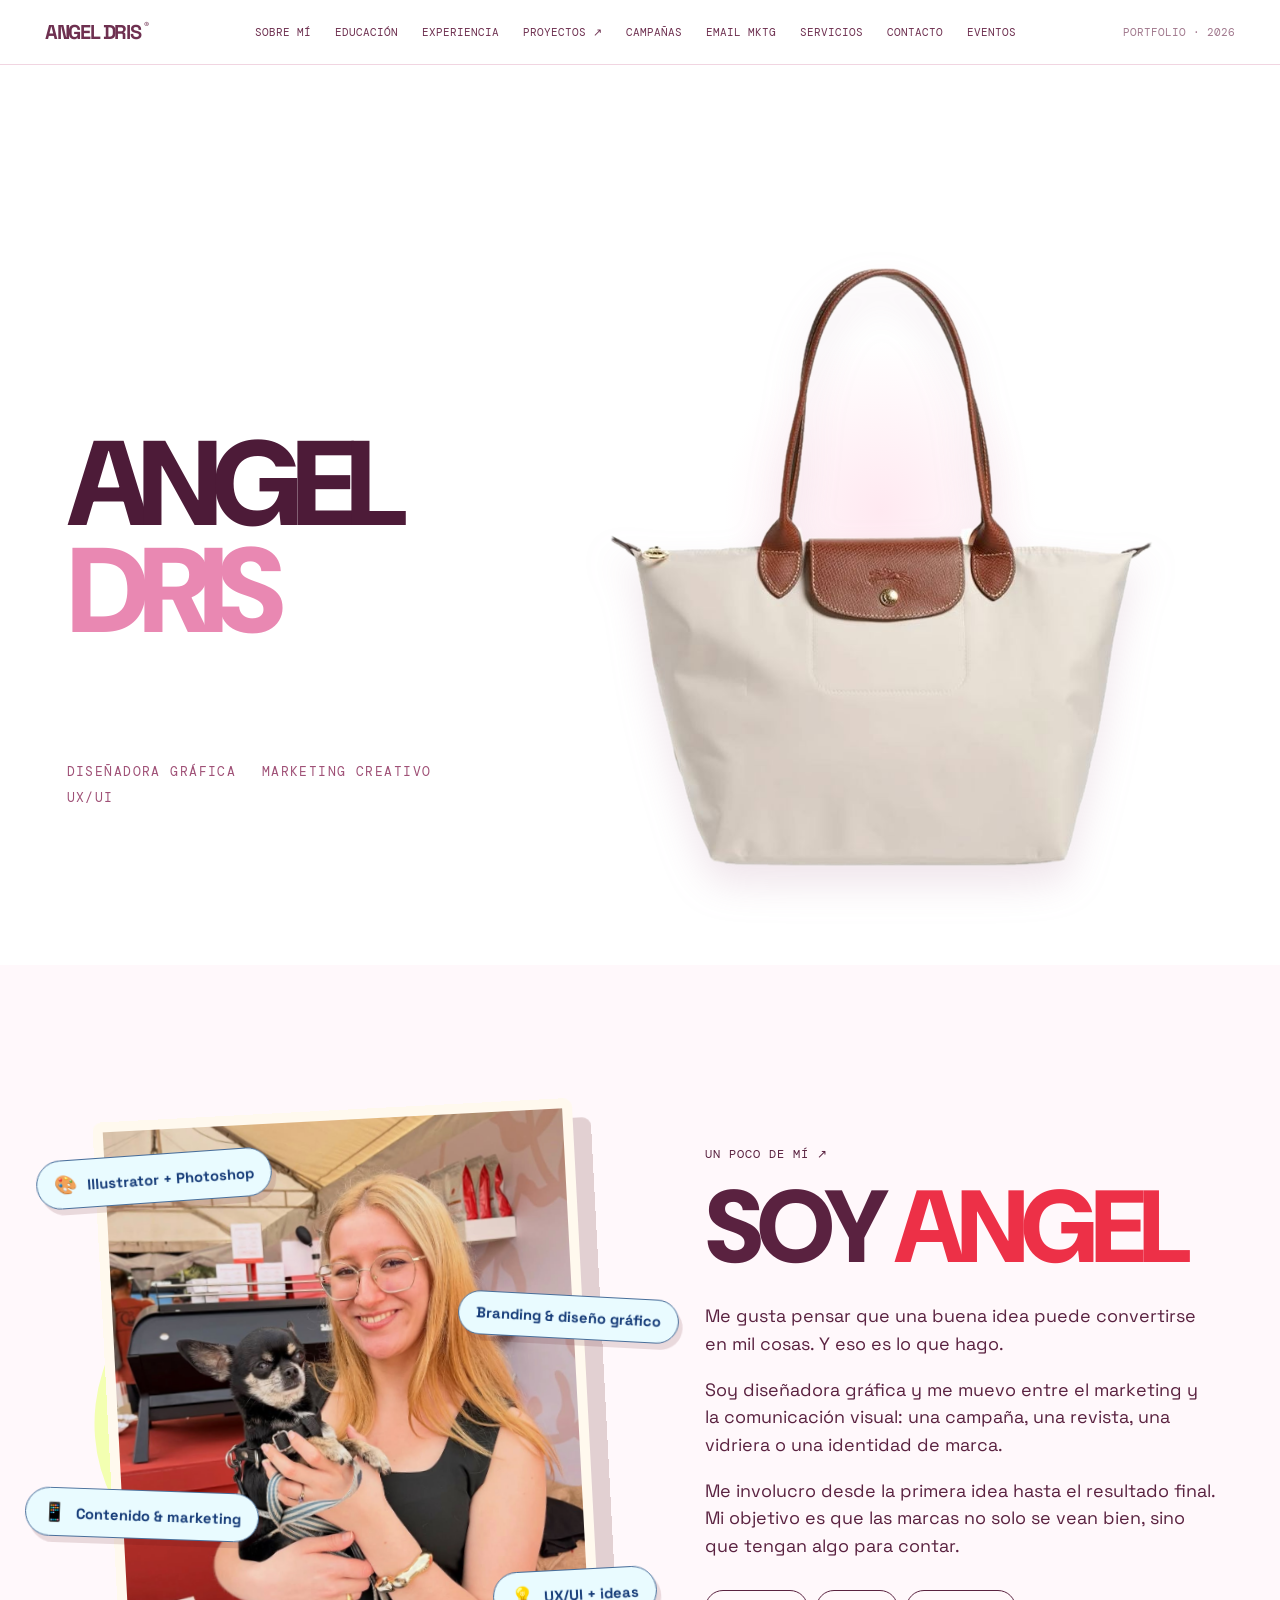
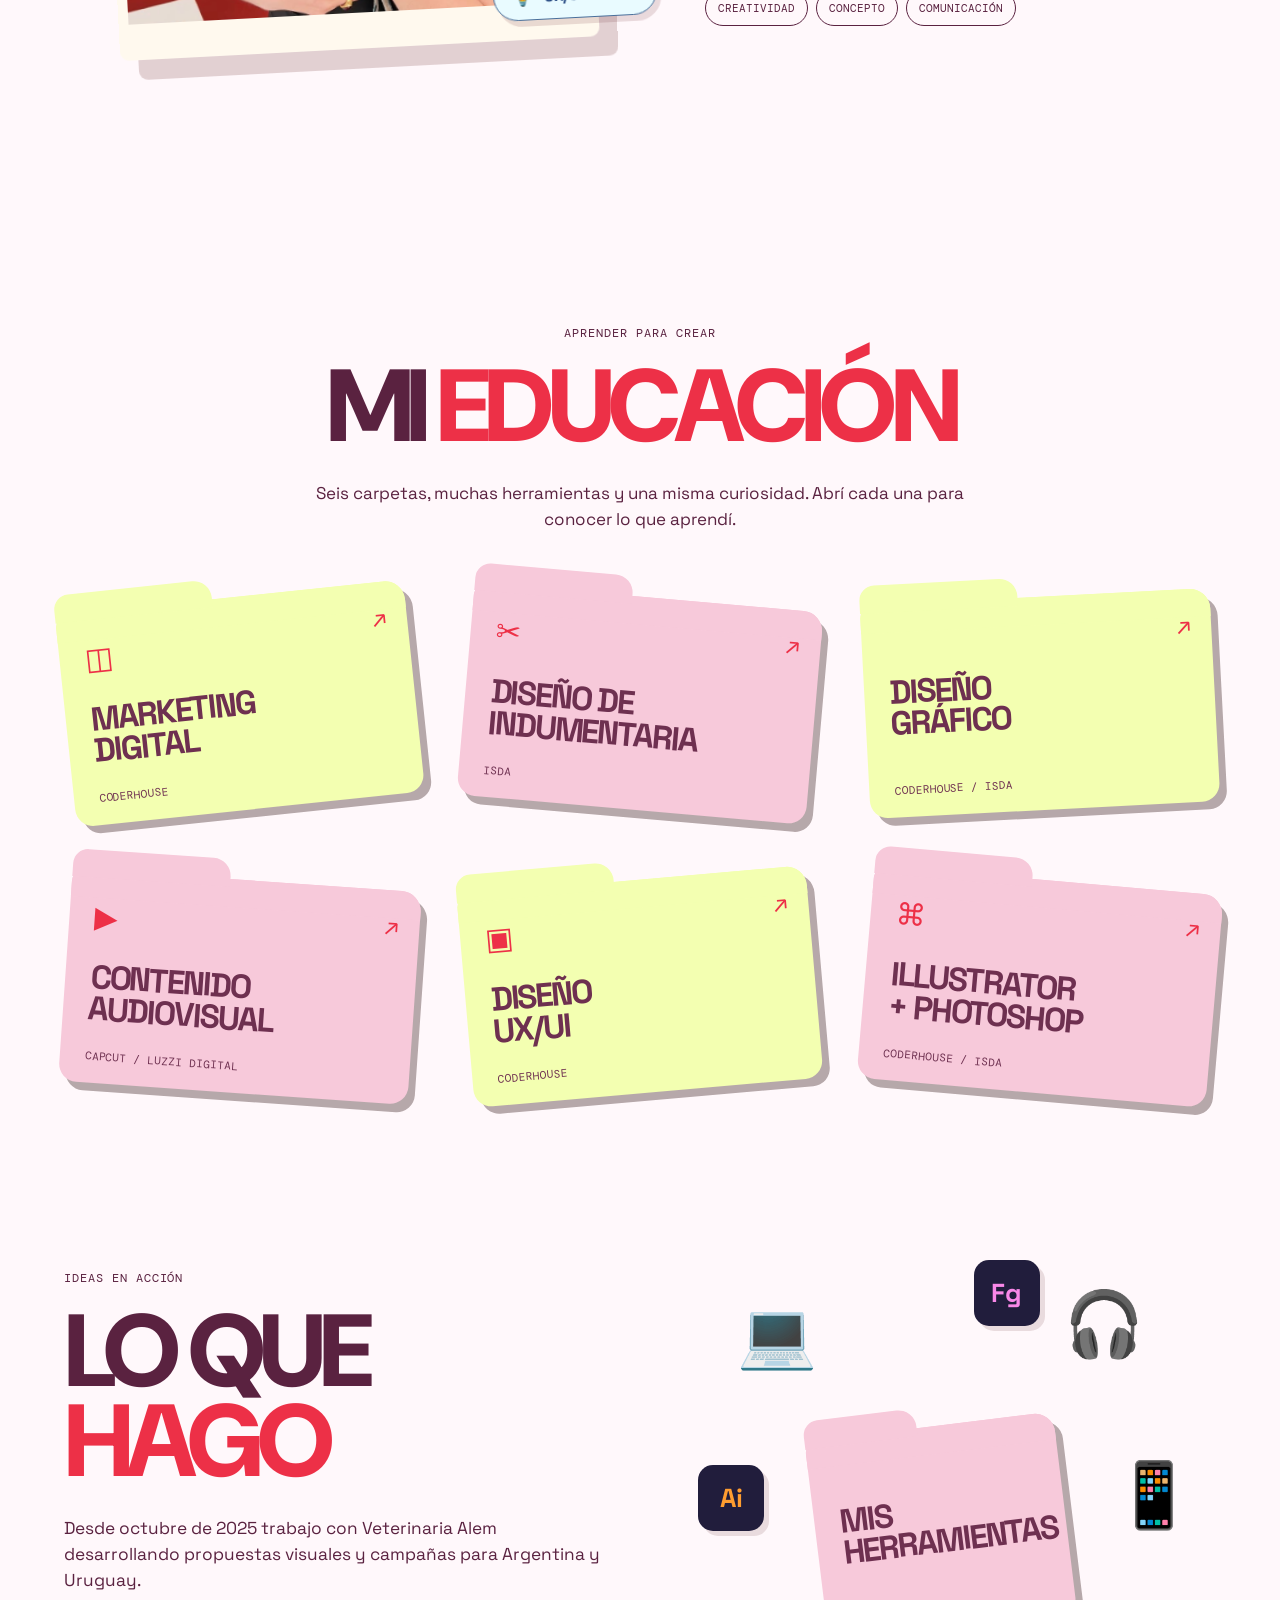
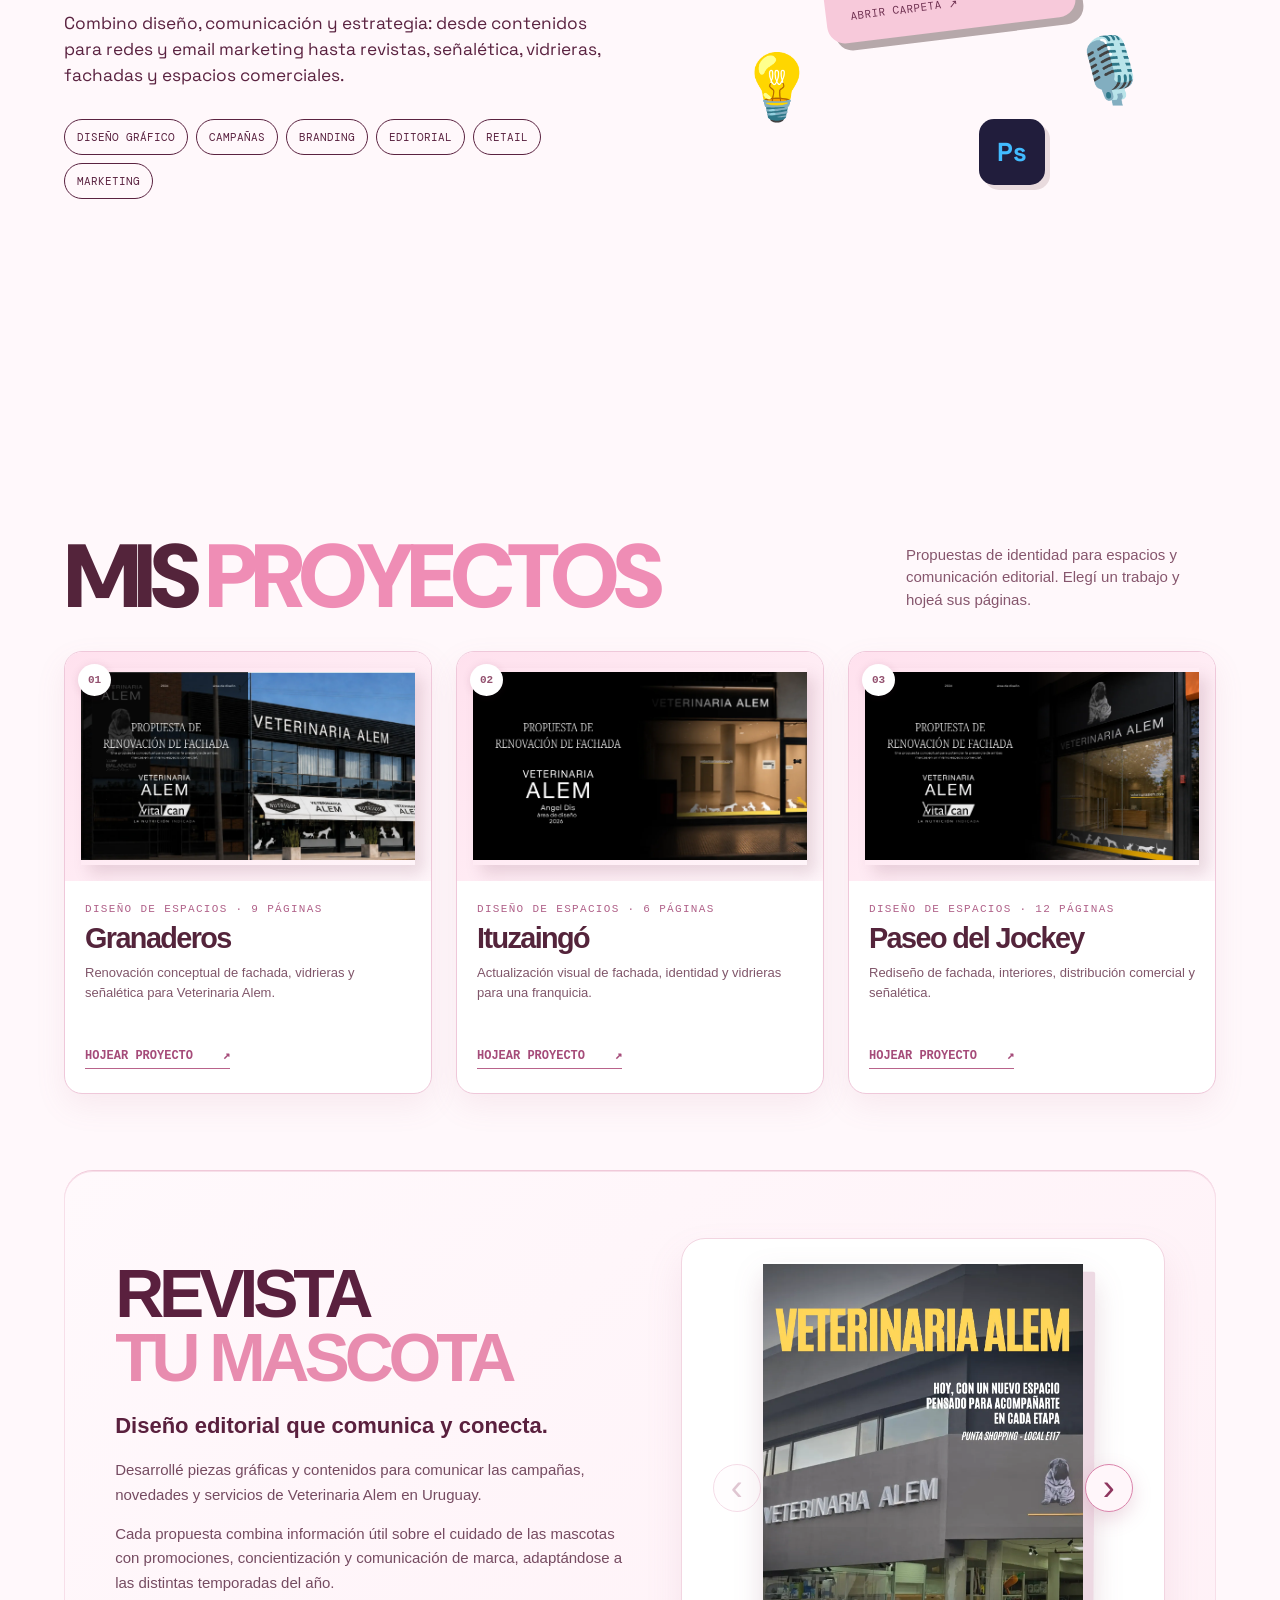
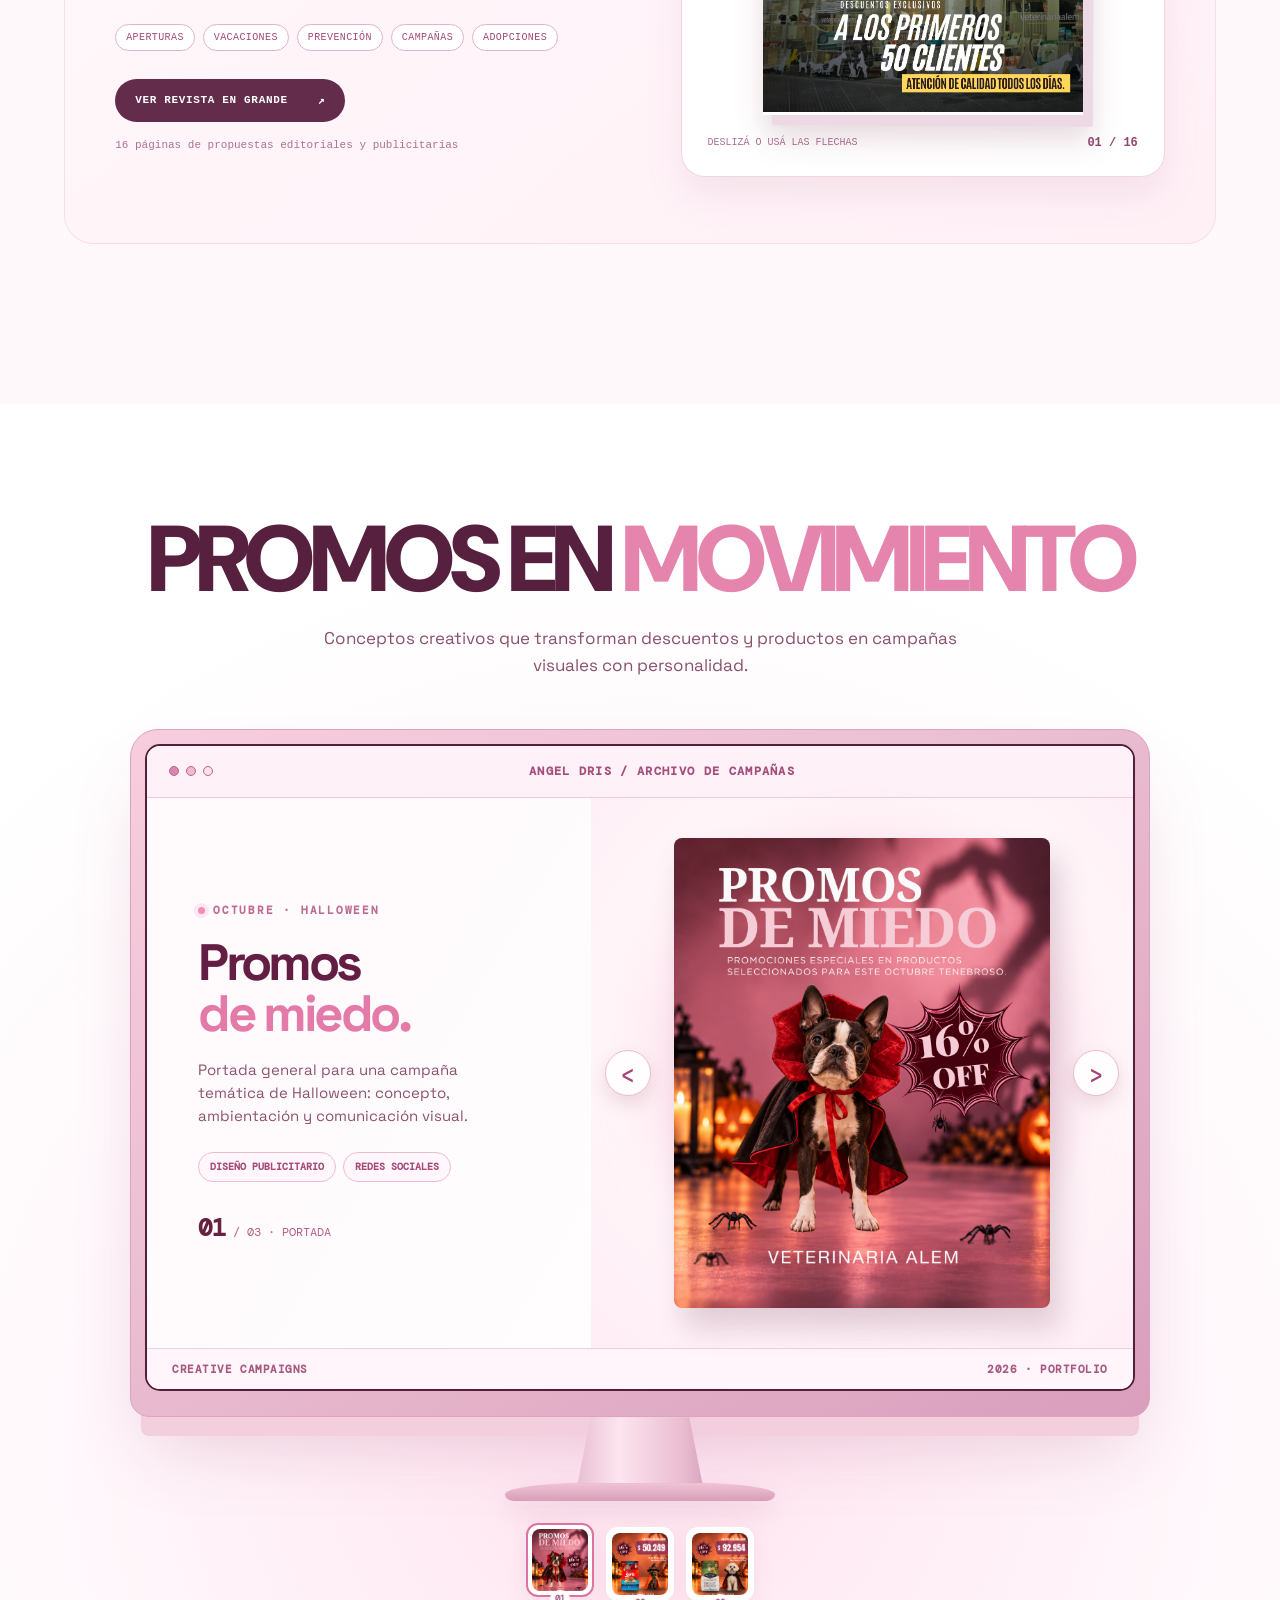
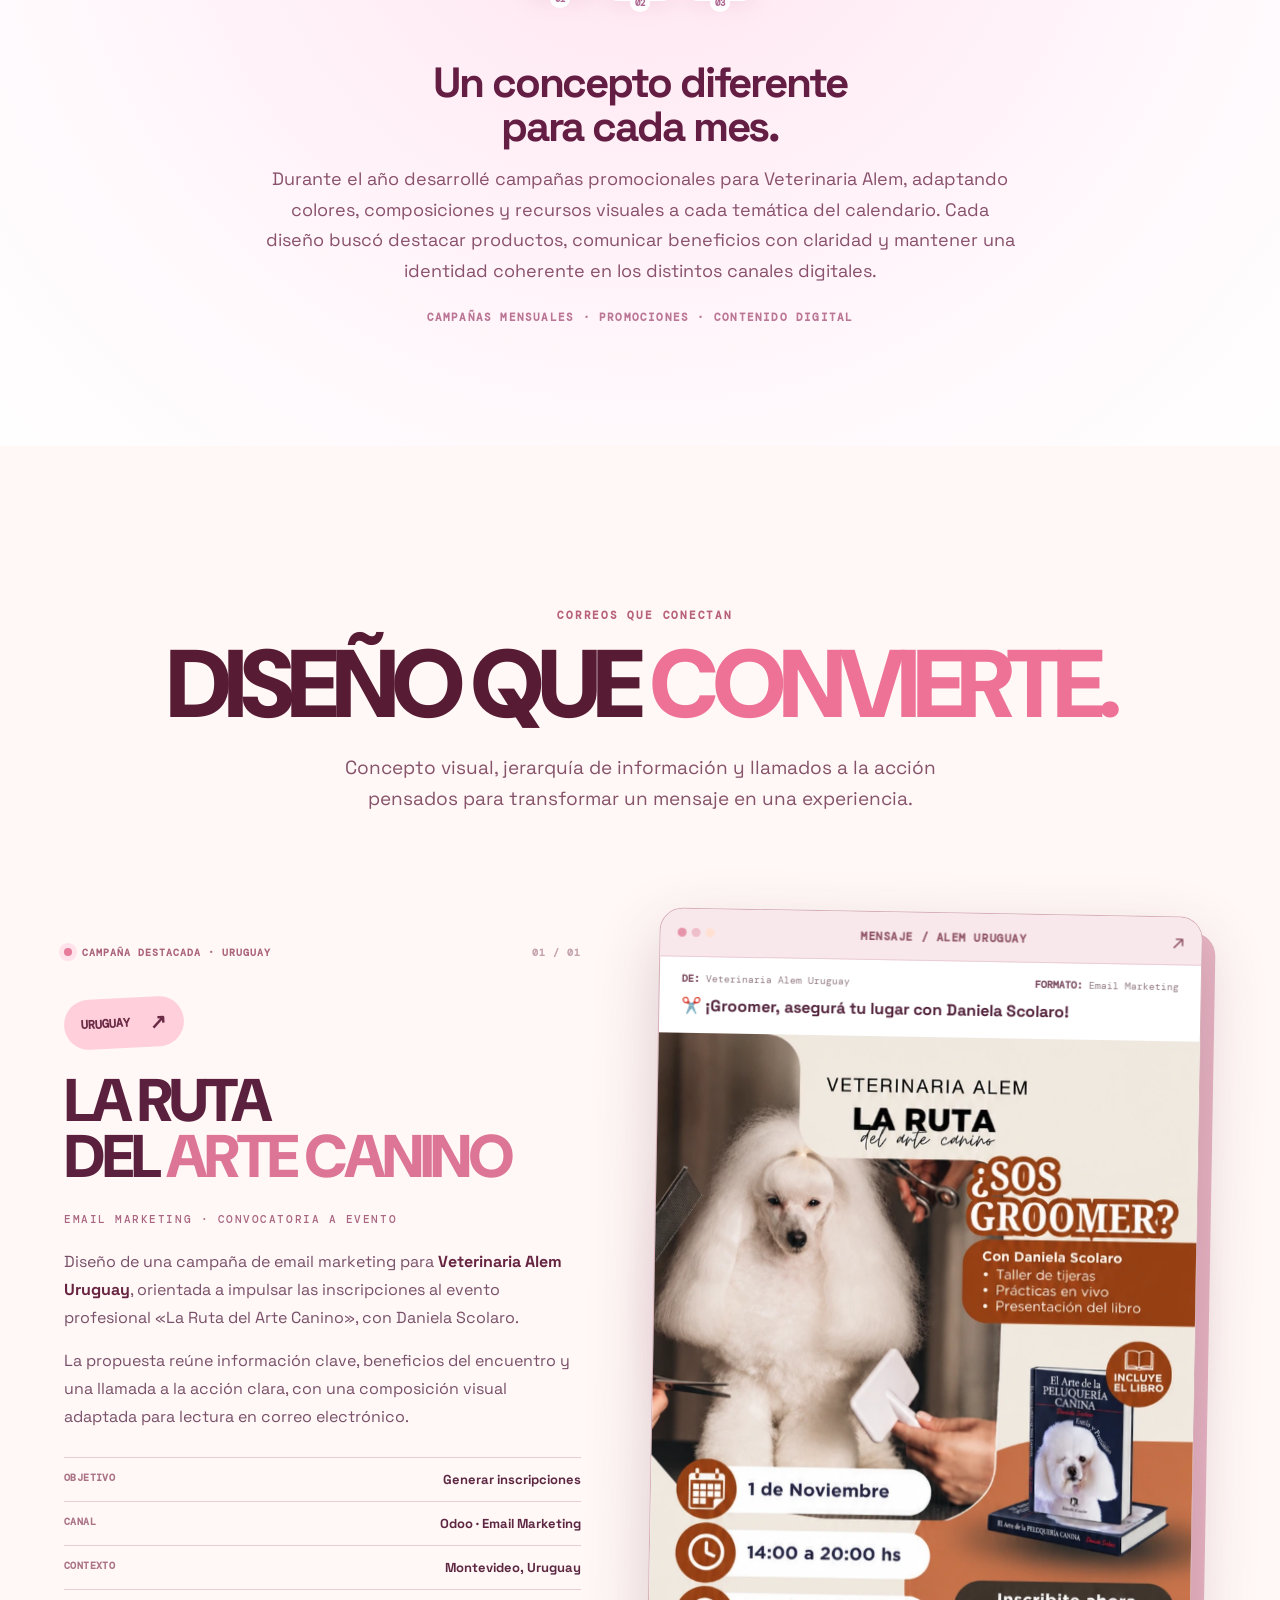
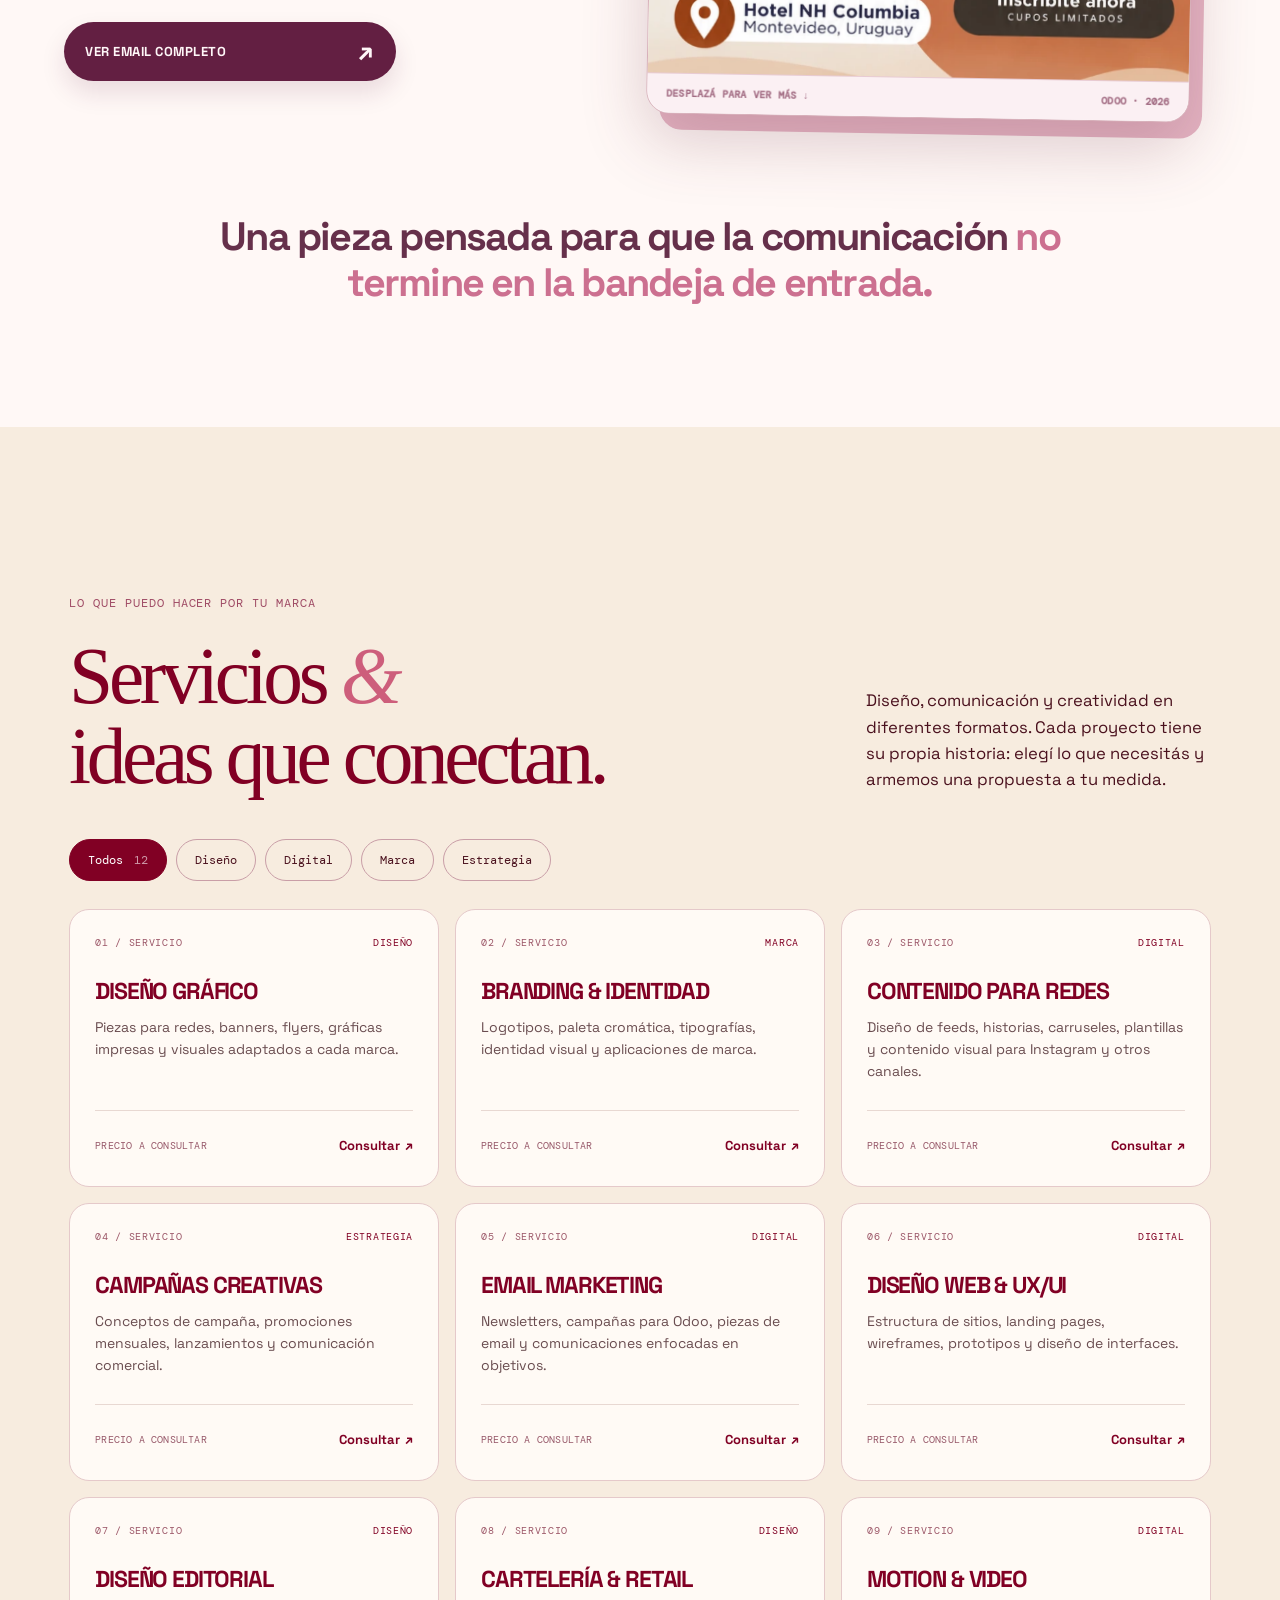
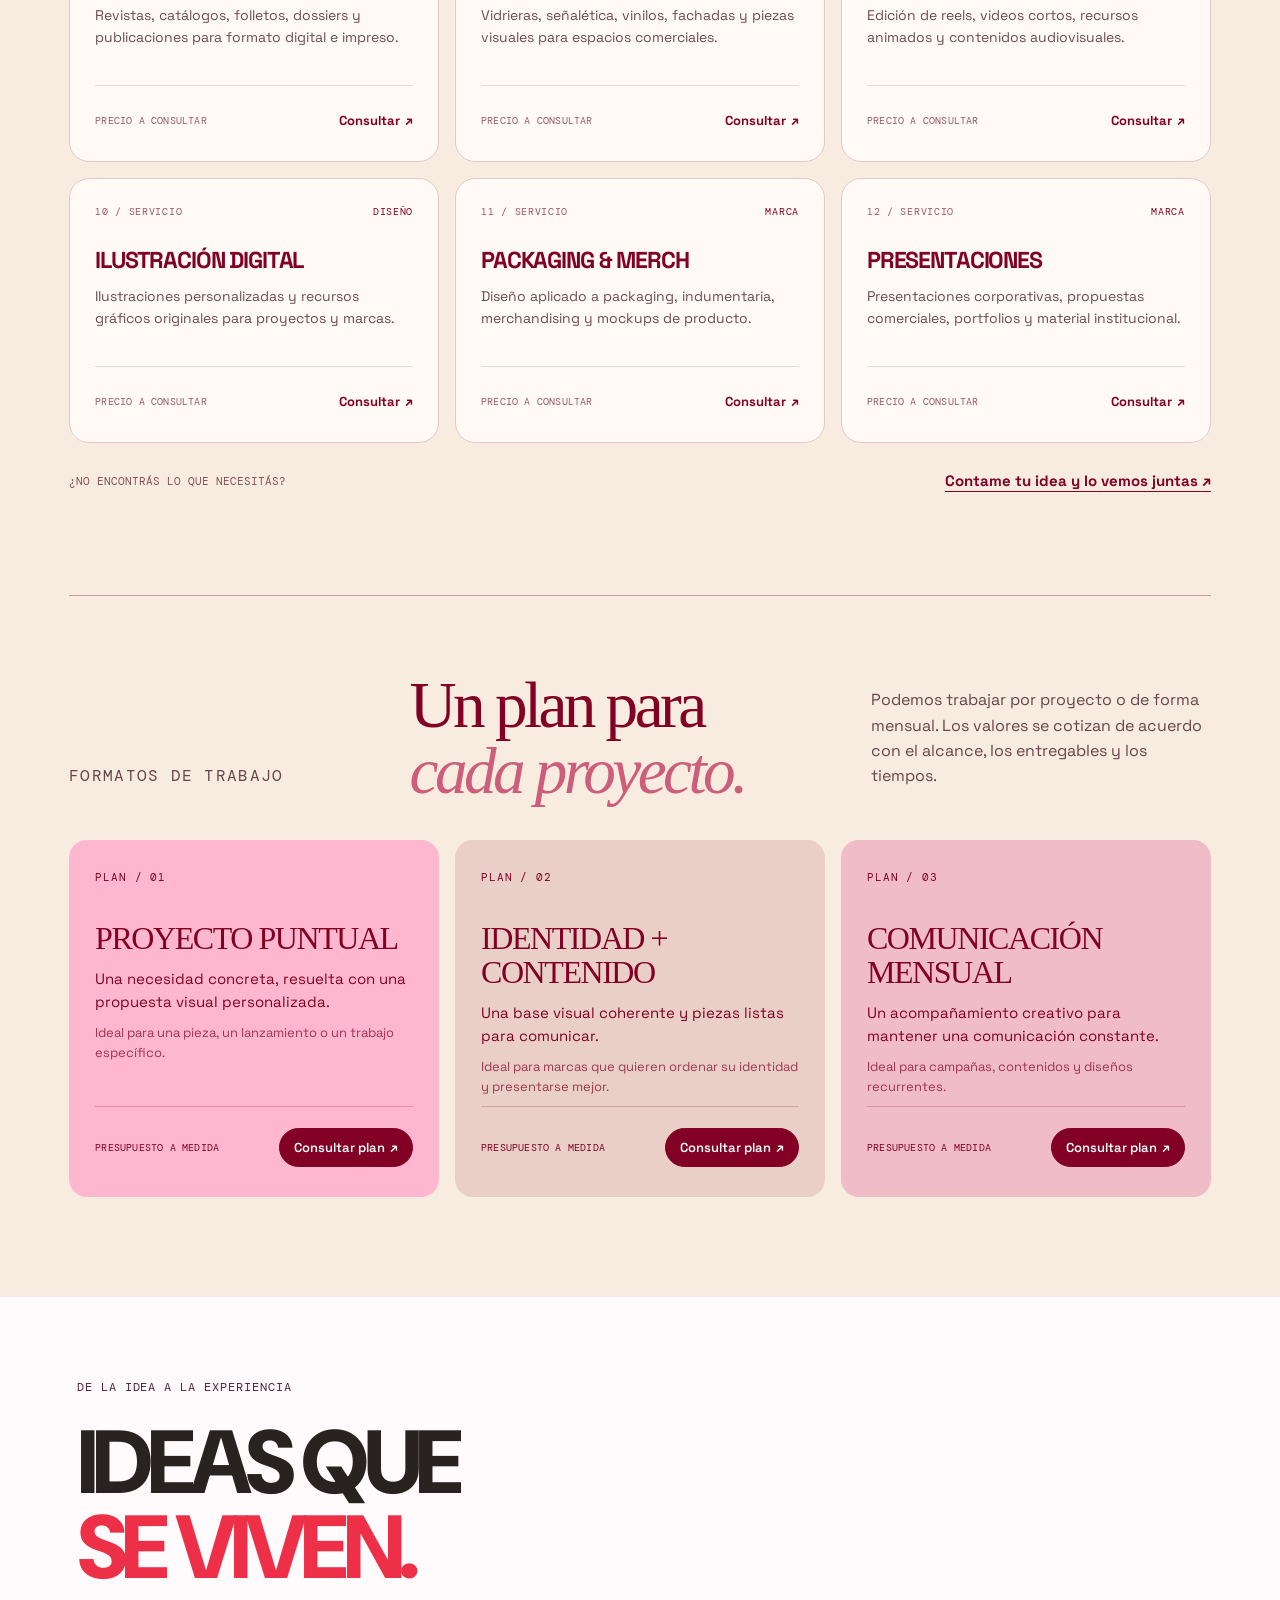
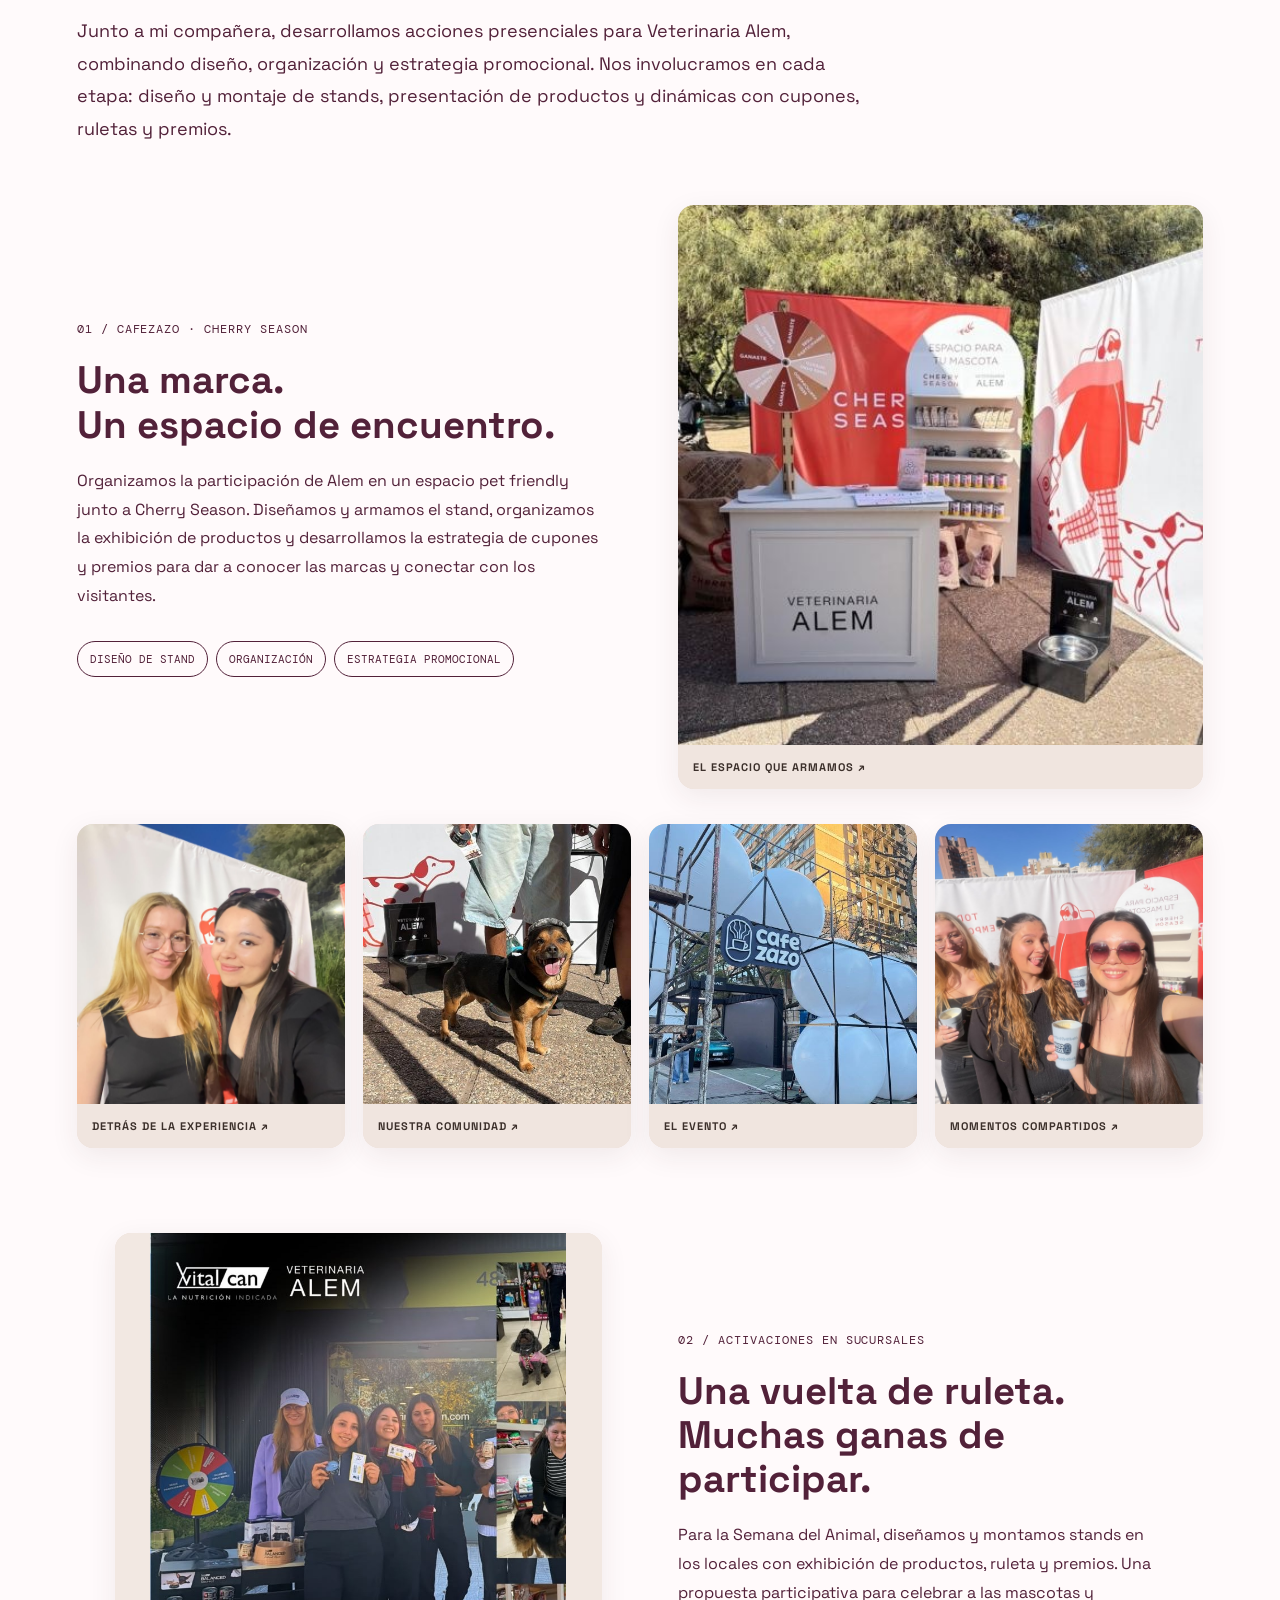
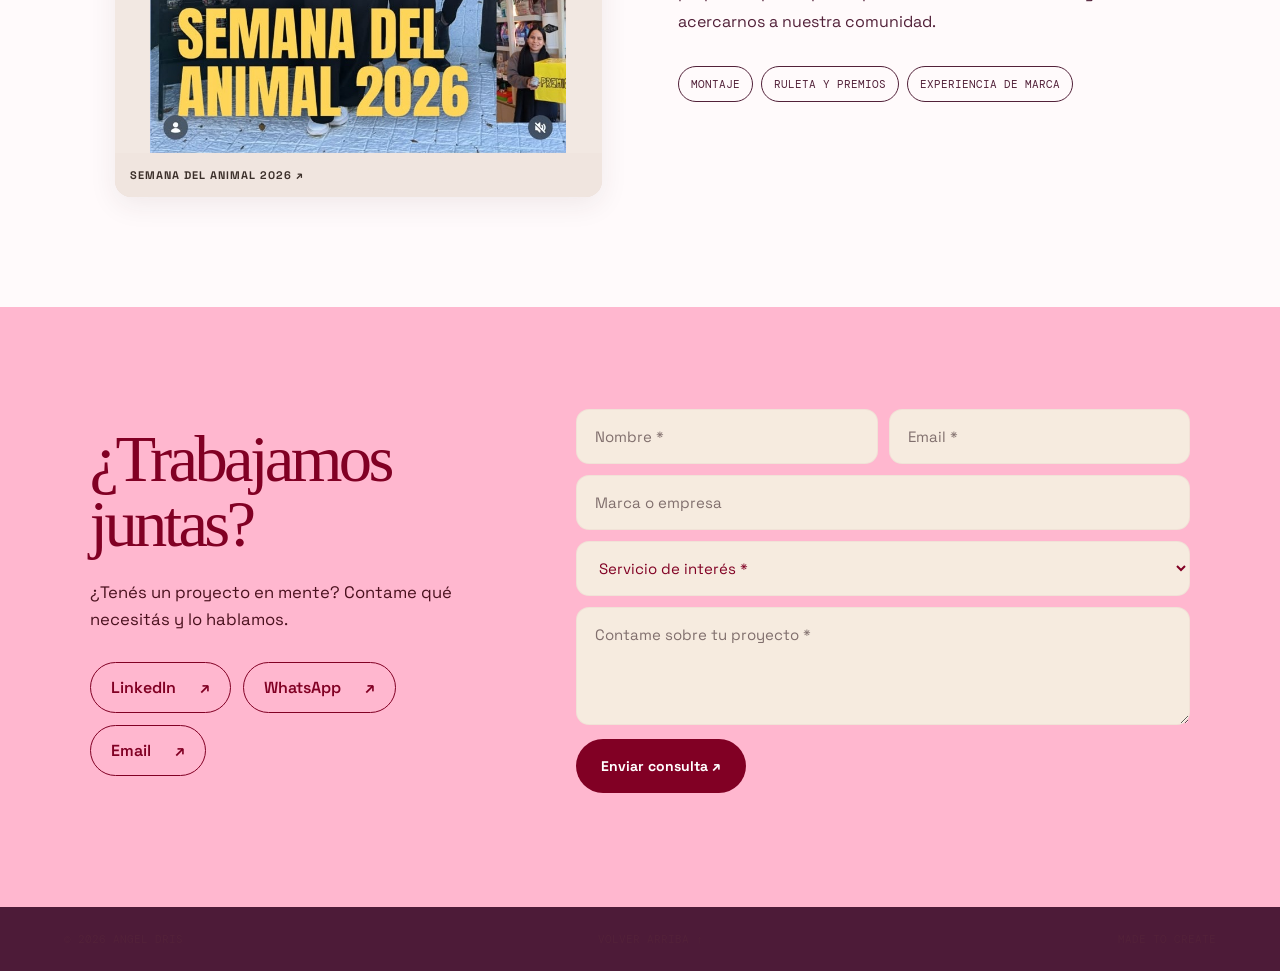
<file: index.html>
<!DOCTYPE html>

<html lang="es"><head><meta charset="utf-8"/><meta content="width=device-width,initial-scale=1" name="viewport"/><meta content="#fffafb" name="theme-color"/><meta content="Angel Dris — Diseño gráfico, branding, marketing y experiencias visuales." name="description"/><title>ANGEL DRIS® | Portfolio creativo</title><link href="styles.css" rel="stylesheet"/><link href="servicios-contacto.css" rel="stylesheet"/><link href="MIS-IMAGENES/05-EMAIL-MARKETING/email-marketing.css" rel="stylesheet"/></head><body>
<header class="topbar"><a class="brand" href="#inicio">ANGEL DRIS<span>®</span></a><nav aria-label="Secciones"><a href="#sobre-mi">SOBRE MÍ</a><a href="#educacion">EDUCACIÓN</a><a href="#experiencia">EXPERIENCIA</a><a href="#proyectos">PROYECTOS ↗</a><a href="#campanas">CAMPAÑAS</a><a href="#email-marketing">EMAIL MKTG</a><a href="#servicios">SERVICIOS</a><a href="#contacto">CONTACTO</a><a href="#eventos">EVENTOS</a></nav><span class="top-time" id="clock">PORTFOLIO · 2026</span></header>
<main>
<section class="screen hero hero-bag" id="inicio">
<div class="hero-bag-inner">

<h1 class="hero-big-title">ANGEL <em>DRIS</em></h1>
<div class="hero-subline"><span>DISEÑADORA GRÁFICA <b></b> MARKETING CREATIVO <b></b> UX/UI</span></div>
<div aria-label="Cartera creativa con herramientas de diseño saliendo de su interior" class="bag-scene" id="bag-scene">
<div class="items-layer">
<img alt="iPhone" class="flying-item item-iphone" src="MIS-IMAGENES/01-PORTADA/iphone.png"/>
<img alt="iPad y Apple Pencil" class="flying-item item-ipad" src="MIS-IMAGENES/01-PORTADA/ipad.png"/>
<img alt="Computadora portátil" class="flying-item item-laptop" src="MIS-IMAGENES/01-PORTADA/notebook.png"/>
<img alt="Micrófono de grabación" class="flying-item item-mic" src="MIS-IMAGENES/01-PORTADA/microfono.png"/>
<img alt="Adobe Illustrator" class="flying-item item-ai" src="MIS-IMAGENES/01-PORTADA/illustrator.png"/>
<img alt="Canva" class="flying-item item-canva" src="MIS-IMAGENES/01-PORTADA/canva.png"/>
<img alt="CapCut" class="flying-item item-capcut" src="MIS-IMAGENES/01-PORTADA/capcut.png"/>
<img alt="AirPods" class="flying-item item-airpods" src="MIS-IMAGENES/01-PORTADA/airpods.png"/>
</div>
<div class="bag-aura"></div>
<img alt="Cartera beige con detalles de cuero marrón" class="hero-bag-photo" id="hero-bag-photo" src="MIS-IMAGENES/01-PORTADA/cartera.png"/>
</div>

</div>
</section>
<section class="screen about reveal" id="sobre-mi"><div class="about-layout"><div aria-label="Foto de Angel con elementos interactivos de diseño" class="photo-stage" id="photo-stage">
<div aria-hidden="true" class="portrait-halo"></div>
<div class="portrait-wrap"><img alt="Angel Dris en un evento con un perrito en brazos" loading="lazy" src="MIS-IMAGENES/02-SOBRE-MI/angel-foto.jpg"/></div>
<span class="float-pill pill-one"><span class="pill-emoji">🎨</span> Illustrator + Photoshop</span>
<span class="float-pill pill-two"> Branding &amp; diseño gráfico</span>
<span class="float-pill pill-three"><span class="pill-emoji">📱</span> Contenido &amp; marketing</span>
<span class="float-pill pill-four"><span class="pill-emoji">💡</span> UX/UI + ideas</span>

</div><div class="about-copy"><p class="kicker">UN POCO DE MÍ ↗</p><h2>SOY <em>ANGEL</em></h2><p>Me gusta pensar que una buena idea puede convertirse en mil cosas. Y eso es lo que hago.</p><p>Soy diseñadora gráfica y me muevo entre el marketing y la comunicación visual: una campaña, una revista, una vidriera o una identidad de marca.</p><p>Me involucro desde la primera idea hasta el resultado final. Mi objetivo es que las marcas no solo se vean bien, sino que tengan algo para contar.</p><div class="mini-tags"><span>CREATIVIDAD</span><span>CONCEPTO</span><span>COMUNICACIÓN</span></div></div></div></section>
<section class="screen education reveal" id="educacion"><div class="section-heading"><p class="kicker">APRENDER PARA CREAR</p><h2>MI <em>EDUCACIÓN</em></h2><p>Seis carpetas, muchas herramientas y una misma curiosidad. Abrí cada una para conocer lo que aprendí.</p></div><div class="folders" id="education-folders">
<button aria-label="Abrir carpeta Marketing digital en Coderhouse" class="folder f1" data-body="Estrategia digital, planificación de campañas, públicos, objetivos, contenidos para redes y análisis de resultados para conectar marcas con personas." data-sub="Coderhouse" data-title="Marketing digital"><span class="folder-tab"></span><span class="folder-icon">◫</span><strong>MARKETING<br/>DIGITAL</strong><small>CODERHOUSE</small><span class="folder-arrow">↗</span></button>
<button aria-label="Abrir carpeta Diseño de indumentaria textil en ISDA" class="folder f2" data-body="Desarrollo creativo, composición, color, ilustración, materiales y proceso de diseño: desde el concepto inicial hasta su presentación visual." data-sub="ISDA" data-title="Diseño de indumentaria textil"><span class="folder-tab"></span><span class="folder-icon">✂</span><strong>DISEÑO DE<br/>INDUMENTARIA</strong><small>ISDA</small><span class="folder-arrow">↗</span></button>
<button aria-label="Abrir carpeta Diseño gráfico en Coderhouse e ISDA" class="folder f3" data-body="Comunicación visual, identidad de marca, diseño editorial, composición, tipografía y producción de piezas digitales e impresas." data-sub="Coderhouse / ISDA" data-title="Diseño gráfico"><span class="folder-tab"></span><span class="folder-icon"></span><strong>DISEÑO<br/>GRÁFICO</strong><small>CODERHOUSE / ISDA</small><span class="folder-arrow">↗</span></button>
<button aria-label="Abrir carpeta Edición y contenido audiovisual" class="folder f4" data-body="Edición de video, ritmo narrativo, transiciones, subtítulos, recursos gráficos y creación de piezas audiovisuales para contenidos digitales." data-sub="CapCut / Luzzi Digital" data-title="Edición y contenido audiovisual"><span class="folder-tab"></span><span class="folder-icon">▶</span><strong>CONTENIDO<br/>AUDIOVISUAL</strong><small>CAPCUT / LUZZI DIGITAL</small><span class="folder-arrow">↗</span></button>
<button aria-label="Abrir carpeta Diseño UX UI" class="folder f5" data-body="Investigación de usuarios, arquitectura de información, wireframes, prototipado en Figma y diseño de interfaces centradas en la experiencia de uso." data-sub="Coderhouse" data-title="Diseño UX/UI"><span class="folder-tab"></span><span class="folder-icon">▣</span><strong>DISEÑO<br/>UX/UI</strong><small>CODERHOUSE</small><span class="folder-arrow">↗</span></button>
<button aria-label="Abrir carpeta Illustrator y Photoshop" class="folder f6" data-body="Herramientas de ilustración vectorial, edición y retoque de imágenes, composición, preparación de artes finales y piezas para impresión y medios digitales." data-sub="Coderhouse / ISDA" data-title="Illustrator y Photoshop"><span class="folder-tab"></span><span class="folder-icon">⌘</span><strong>ILLUSTRATOR<br/>+ PHOTOSHOP</strong><small>CODERHOUSE / ISDA</small><span class="folder-arrow">↗</span></button></div></section>
<section class="screen experience reveal" id="experiencia"><div class="experience-layout"><div class="experience-copy"><p class="kicker">IDEAS EN ACCIÓN</p><h2>LO QUE<br/><em>HAGO</em></h2><p>Desde octubre de 2025 trabajo con Veterinaria Alem desarrollando propuestas visuales y campañas para Argentina y Uruguay.</p><p>Combino diseño, comunicación y estrategia: desde contenidos para redes y email marketing hasta revistas, señalética, vidrieras, fachadas y espacios comerciales.</p><div class="work-badges"><span>DISEÑO GRÁFICO</span><span>CAMPAÑAS</span><span>BRANDING</span><span>EDITORIAL</span><span>RETAIL</span><span>MARKETING</span></div></div><div class="workstation"><span aria-hidden="true" class="float emoji e1">💻</span><span aria-hidden="true" class="float emoji e2">🎧</span><span aria-hidden="true" class="float emoji e3">📱</span><span aria-hidden="true" class="float emoji e4">🎙️</span><span aria-hidden="true" class="float emoji e5">💡</span><span aria-hidden="true" class="float app a1">Ai</span><span aria-hidden="true" class="float app a2">Ps</span><span aria-hidden="true" class="float app a3">Fg</span><button aria-label="Abrir mi carpeta de experiencia y herramientas" class="work-folder" id="work-open"><span class="folder-tab"></span><span class="folder-icon"></span><strong>MIS<br/>HERRAMIENTAS</strong><small>ABRIR CARPETA ↗</small></button></div></div></section>
<section class="projects-next reveal" id="proyectos"><span class="kicker">04 / PRÓXIMAMENTE</span><h2>MIS<br/><em>PROYECTOS</em></h2><p>Acá vamos a crear la galería interactiva con tus campañas, revistas, branding y diseño de espacios comerciales.</p><div class="project-placeholder"><span>📁</span><strong>IDEAS EN ACCIÓN</strong><span>PRÓXIMA ETAPA ↗</span></div></section>
<section aria-labelledby="em-section-title" class="em-section" id="email-marketing">
<div class="em-container">

<div class="em-intro">
<span class="em-kicker"><span aria-hidden="true"></span> CORREOS QUE CONECTAN</span>
<h2 id="em-section-title">DISEÑO QUE <em>CONVIERTE.</em></h2>
<p>Concepto visual, jerarquía de información y llamados a la acción pensados para transformar un mensaje en una experiencia.</p>
</div>
<div class="em-layout">
<div class="em-copy">
<div class="em-label"><span aria-hidden="true" class="em-online-dot"></span> CAMPAÑA DESTACADA · URUGUAY <span>01 / 01</span></div>
<div class="em-stamp">URUGUAY <span>↗</span></div>
<h3>LA RUTA<br/>DEL <em>ARTE CANINO</em></h3>
<p class="em-project-type">EMAIL MARKETING · CONVOCATORIA A EVENTO</p>
<p class="em-description">Diseño de una campaña de email marketing para <strong>Veterinaria Alem Uruguay</strong>, orientada a impulsar las inscripciones al evento profesional «La Ruta del Arte Canino», con Daniela Scolaro.</p>
<p class="em-description">La propuesta reúne información clave, beneficios del encuentro y una llamada a la acción clara, con una composición visual adaptada para lectura en correo electrónico.</p>
<div class="em-data">
<div><span>OBJETIVO</span><strong>Generar inscripciones</strong></div>
<div><span>CANAL</span><strong>Odoo · Email Marketing</strong></div>
<div><span>CONTEXTO</span><strong>Montevideo, Uruguay</strong></div>
</div>
<button aria-controls="em-dialog" aria-haspopup="dialog" class="em-primary" id="em-expand" type="button">VER EMAIL COMPLETO <span aria-hidden="true">↗</span></button>

</div>
<div class="em-display">
<div class="em-mail-window">
<div class="em-window-bar"><span aria-hidden="true" class="em-dots"><i></i><i></i><i></i></span><strong>MENSAJE / ALEM URUGUAY</strong><span aria-hidden="true">↗</span></div>
<div class="em-email-meta"><span><strong>DE:</strong> Veterinaria Alem Uruguay</span><span><strong>FORMATO:</strong> Email Marketing</span></div>
<div class="em-email-subject">✂️ ¡Groomer, asegurá tu lugar con Daniela Scolaro!</div>
<div aria-label="Vista previa del email de La Ruta del Arte Canino; desplazate para ver el diseño completo" class="em-mail-scroll" tabindex="0">
<img alt="Diseño completo del email marketing La Ruta del Arte Canino, con detalles del evento, organizadores y patrocinadores" loading="lazy" src="MIS-IMAGENES/05-EMAIL-MARKETING/uruguay-la-ruta-arte-canino.webp"/>
</div>
<div class="em-window-foot"><span>DESPLAZÁ PARA VER MÁS ↓</span><span>ODOO · 2026</span></div>
</div>
</div>
</div>
<div class="em-last"><p>Una pieza pensada para que la comunicación <strong>no termine en la bandeja de entrada.</strong></p></div>
</div>
</section>
<!-- 07 / SERVICIOS + PLANES — editar precios directamente en la etiqueta .svc-price y .svc-plan-price -->
<section aria-labelledby="svc-title" class="svc-section" id="servicios">
<div class="svc-wrap">

<div class="svc-heading"><div><p class="svc-kicker">LO QUE PUEDO HACER POR TU MARCA</p><h2 id="svc-title">Servicios <em>&amp;</em><br/>ideas que conectan.</h2></div><p>Diseño, comunicación y creatividad en diferentes formatos. Cada proyecto tiene su propia historia: elegí lo que necesitás y armemos una propuesta a tu medida.</p></div>
<div aria-label="Filtrar servicios" class="svc-controls">
<button aria-pressed="true" class="svc-filter is-active" data-filter="Todos" type="button">Todos <span>12</span></button>
<button aria-pressed="false" class="svc-filter" data-filter="Diseño" type="button">Diseño</button>
<button aria-pressed="false" class="svc-filter" data-filter="Digital" type="button">Digital</button>
<button aria-pressed="false" class="svc-filter" data-filter="Marca" type="button">Marca</button>
<button aria-pressed="false" class="svc-filter" data-filter="Estrategia" type="button">Estrategia</button>
</div>
<div class="svc-grid" id="servicios-grid"><article class="svc-card" data-category="Diseño">
<div class="svc-card-top"><span>01 / SERVICIO</span><span class="svc-card-cat">DISEÑO</span></div>
<h3>DISEÑO GRÁFICO</h3><p>Piezas para redes, banners, flyers, gráficas impresas y visuales adaptados a cada marca.</p>
<div class="svc-card-bottom"><span class="svc-price" data-precio="consultar">PRECIO A CONSULTAR</span><button class="svc-ask" data-service="DISEÑO GRÁFICO" type="button">Consultar <span aria-hidden="true">↗</span></button></div>
</article>
<article class="svc-card" data-category="Marca">
<div class="svc-card-top"><span>02 / SERVICIO</span><span class="svc-card-cat">MARCA</span></div>
<h3>BRANDING &amp; IDENTIDAD</h3><p>Logotipos, paleta cromática, tipografías, identidad visual y aplicaciones de marca.</p>
<div class="svc-card-bottom"><span class="svc-price" data-precio="consultar">PRECIO A CONSULTAR</span><button class="svc-ask" data-service="BRANDING &amp; IDENTIDAD" type="button">Consultar <span aria-hidden="true">↗</span></button></div>
</article>
<article class="svc-card" data-category="Digital">
<div class="svc-card-top"><span>03 / SERVICIO</span><span class="svc-card-cat">DIGITAL</span></div>
<h3>CONTENIDO PARA REDES</h3><p>Diseño de feeds, historias, carruseles, plantillas y contenido visual para Instagram y otros canales.</p>
<div class="svc-card-bottom"><span class="svc-price" data-precio="consultar">PRECIO A CONSULTAR</span><button class="svc-ask" data-service="CONTENIDO PARA REDES" type="button">Consultar <span aria-hidden="true">↗</span></button></div>
</article>
<article class="svc-card" data-category="Estrategia">
<div class="svc-card-top"><span>04 / SERVICIO</span><span class="svc-card-cat">ESTRATEGIA</span></div>
<h3>CAMPAÑAS CREATIVAS</h3><p>Conceptos de campaña, promociones mensuales, lanzamientos y comunicación comercial.</p>
<div class="svc-card-bottom"><span class="svc-price" data-precio="consultar">PRECIO A CONSULTAR</span><button class="svc-ask" data-service="CAMPAÑAS CREATIVAS" type="button">Consultar <span aria-hidden="true">↗</span></button></div>
</article>
<article class="svc-card" data-category="Digital">
<div class="svc-card-top"><span>05 / SERVICIO</span><span class="svc-card-cat">DIGITAL</span></div>
<h3>EMAIL MARKETING</h3><p>Newsletters, campañas para Odoo, piezas de email y comunicaciones enfocadas en objetivos.</p>
<div class="svc-card-bottom"><span class="svc-price" data-precio="consultar">PRECIO A CONSULTAR</span><button class="svc-ask" data-service="EMAIL MARKETING" type="button">Consultar <span aria-hidden="true">↗</span></button></div>
</article>
<article class="svc-card" data-category="Digital">
<div class="svc-card-top"><span>06 / SERVICIO</span><span class="svc-card-cat">DIGITAL</span></div>
<h3>DISEÑO WEB &amp; UX/UI</h3><p>Estructura de sitios, landing pages, wireframes, prototipos y diseño de interfaces.</p>
<div class="svc-card-bottom"><span class="svc-price" data-precio="consultar">PRECIO A CONSULTAR</span><button class="svc-ask" data-service="DISEÑO WEB &amp; UX/UI" type="button">Consultar <span aria-hidden="true">↗</span></button></div>
</article>
<article class="svc-card" data-category="Diseño">
<div class="svc-card-top"><span>07 / SERVICIO</span><span class="svc-card-cat">DISEÑO</span></div>
<h3>DISEÑO EDITORIAL</h3><p>Revistas, catálogos, folletos, dossiers y publicaciones para formato digital e impreso.</p>
<div class="svc-card-bottom"><span class="svc-price" data-precio="consultar">PRECIO A CONSULTAR</span><button class="svc-ask" data-service="DISEÑO EDITORIAL" type="button">Consultar <span aria-hidden="true">↗</span></button></div>
</article>
<article class="svc-card" data-category="Diseño">
<div class="svc-card-top"><span>08 / SERVICIO</span><span class="svc-card-cat">DISEÑO</span></div>
<h3>CARTELERÍA &amp; RETAIL</h3><p>Vidrieras, señalética, vinilos, fachadas y piezas visuales para espacios comerciales.</p>
<div class="svc-card-bottom"><span class="svc-price" data-precio="consultar">PRECIO A CONSULTAR</span><button class="svc-ask" data-service="CARTELERÍA &amp; RETAIL" type="button">Consultar <span aria-hidden="true">↗</span></button></div>
</article>
<article class="svc-card" data-category="Digital">
<div class="svc-card-top"><span>09 / SERVICIO</span><span class="svc-card-cat">DIGITAL</span></div>
<h3>MOTION &amp; VIDEO</h3><p>Edición de reels, videos cortos, recursos animados y contenidos audiovisuales.</p>
<div class="svc-card-bottom"><span class="svc-price" data-precio="consultar">PRECIO A CONSULTAR</span><button class="svc-ask" data-service="MOTION &amp; VIDEO" type="button">Consultar <span aria-hidden="true">↗</span></button></div>
</article>
<article class="svc-card" data-category="Diseño">
<div class="svc-card-top"><span>10 / SERVICIO</span><span class="svc-card-cat">DISEÑO</span></div>
<h3>ILUSTRACIÓN DIGITAL</h3><p>Ilustraciones personalizadas y recursos gráficos originales para proyectos y marcas.</p>
<div class="svc-card-bottom"><span class="svc-price" data-precio="consultar">PRECIO A CONSULTAR</span><button class="svc-ask" data-service="ILUSTRACIÓN DIGITAL" type="button">Consultar <span aria-hidden="true">↗</span></button></div>
</article>
<article class="svc-card" data-category="Marca">
<div class="svc-card-top"><span>11 / SERVICIO</span><span class="svc-card-cat">MARCA</span></div>
<h3>PACKAGING &amp; MERCH</h3><p>Diseño aplicado a packaging, indumentaria, merchandising y mockups de producto.</p>
<div class="svc-card-bottom"><span class="svc-price" data-precio="consultar">PRECIO A CONSULTAR</span><button class="svc-ask" data-service="PACKAGING &amp; MERCH" type="button">Consultar <span aria-hidden="true">↗</span></button></div>
</article>
<article class="svc-card" data-category="Marca">
<div class="svc-card-top"><span>12 / SERVICIO</span><span class="svc-card-cat">MARCA</span></div>
<h3>PRESENTACIONES</h3><p>Presentaciones corporativas, propuestas comerciales, portfolios y material institucional.</p>
<div class="svc-card-bottom"><span class="svc-price" data-precio="consultar">PRECIO A CONSULTAR</span><button class="svc-ask" data-service="PRESENTACIONES" type="button">Consultar <span aria-hidden="true">↗</span></button></div>
</article></div>
<div class="svc-note"><span>¿NO ENCONTRÁS LO QUE NECESITÁS?</span><a href="#contacto">Contame tu idea y lo vemos juntas <span aria-hidden="true">↗</span></a></div>
<div class="svc-plans" id="planes"><div class="svc-plans-head"><p class="svc-kicker">FORMATOS DE TRABAJO</p><h2>Un plan para<br/><em>cada proyecto.</em></h2><p>Podemos trabajar por proyecto o de forma mensual. Los valores se cotizan de acuerdo con el alcance, los entregables y los tiempos.</p></div><div class="svc-plans-grid"><article class="svc-plan">
<div class="svc-plan-num">PLAN / 01</div><h3>PROYECTO PUNTUAL</h3><p>Una necesidad concreta, resuelta con una propuesta visual personalizada.</p><p class="svc-plan-hint">Ideal para una pieza, un lanzamiento o un trabajo específico.</p>
<div class="svc-plan-bottom"><span class="svc-plan-price" data-precio="consultar">PRESUPUESTO A MEDIDA</span><button class="svc-plan-button" data-service="PROYECTO PUNTUAL" type="button">Consultar plan <span aria-hidden="true">↗</span></button></div>
</article>
<article class="svc-plan">
<div class="svc-plan-num">PLAN / 02</div><h3>IDENTIDAD + CONTENIDO</h3><p>Una base visual coherente y piezas listas para comunicar.</p><p class="svc-plan-hint">Ideal para marcas que quieren ordenar su identidad y presentarse mejor.</p>
<div class="svc-plan-bottom"><span class="svc-plan-price" data-precio="consultar">PRESUPUESTO A MEDIDA</span><button class="svc-plan-button" data-service="IDENTIDAD + CONTENIDO" type="button">Consultar plan <span aria-hidden="true">↗</span></button></div>
</article>
<article class="svc-plan">
<div class="svc-plan-num">PLAN / 03</div><h3>COMUNICACIÓN MENSUAL</h3><p>Un acompañamiento creativo para mantener una comunicación constante.</p><p class="svc-plan-hint">Ideal para campañas, contenidos y diseños recurrentes.</p>
<div class="svc-plan-bottom"><span class="svc-plan-price" data-precio="consultar">PRESUPUESTO A MEDIDA</span><button class="svc-plan-button" data-service="COMUNICACIÓN MENSUAL" type="button">Consultar plan <span aria-hidden="true">↗</span></button></div>
</article></div></div>
</div>
</section>
<!-- 08 / CONTACTO — formulario visual inspirado en la referencia enviada. -->
<section class="events-section" id="eventos"><p class="kicker">DE LA IDEA A LA EXPERIENCIA</p><h2>IDEAS QUE<br><em>SE VIVEN.</em></h2><p class="events-intro">Junto a mi compañera, desarrollamos acciones presenciales para Veterinaria Alem, combinando diseño, organización y estrategia promocional. Nos involucramos en cada etapa: diseño y montaje de stands, presentación de productos y dinámicas con cupones, ruletas y premios.</p><article class="event-case"><div class="event-copy"><span class="kicker">01 / CAFEZAZO · CHERRY SEASON</span><h3>Una marca.<br>Un espacio de encuentro.</h3><p>Organizamos la participación de Alem en un espacio pet friendly junto a Cherry Season. Diseñamos y armamos el stand, organizamos la exhibición de productos y desarrollamos la estrategia de cupones y premios para dar a conocer las marcas y conectar con los visitantes.</p><div class="mini-tags"><span>DISEÑO DE STAND</span><span>ORGANIZACIÓN</span><span>ESTRATEGIA PROMOCIONAL</span></div></div><button class="event-photo event-main" data-event-photo="stand" aria-label="Ampliar foto del stand de Alem"><img src="MIS-IMAGENES/05-EVENTOS/stand.jpg" alt="Stand de Alem junto a Cherry Season, con ruleta, productos y bebedero" loading="lazy"><span>EL ESPACIO QUE ARMAMOS ↗</span></button></article><div class="events-gallery"><button class="event-photo" data-event-photo="equipo" aria-label="Ampliar: Detrás de la experiencia"><img src="MIS-IMAGENES/05-EVENTOS/equipo.jpg" alt="Detrás de la experiencia en Cafezazo" loading="lazy"><span>DETRÁS DE LA EXPERIENCIA ↗</span></button><button class="event-photo" data-event-photo="comunidad" aria-label="Ampliar: Nuestra comunidad"><img src="MIS-IMAGENES/05-EVENTOS/comunidad.jpg" alt="Nuestra comunidad en Cafezazo" loading="lazy"><span>NUESTRA COMUNIDAD ↗</span></button><button class="event-photo" data-event-photo="entrada" aria-label="Ampliar: El evento"><img src="MIS-IMAGENES/05-EVENTOS/entrada.jpg" alt="El evento en Cafezazo" loading="lazy"><span>EL EVENTO ↗</span></button><button class="event-photo" data-event-photo="encuentro" aria-label="Ampliar: Momentos compartidos"><img src="MIS-IMAGENES/05-EVENTOS/encuentro.jpg" alt="Momentos compartidos en Cafezazo" loading="lazy"><span>MOMENTOS COMPARTIDOS ↗</span></button></div><article class="event-case animal-case"><button class="event-photo" data-event-photo="semana-animal" aria-label="Ampliar Semana del Animal"><img src="MIS-IMAGENES/05-EVENTOS/semana-animal.jpg" alt="Activación Semana del Animal 2026 en sucursales Alem con ruleta y premios" loading="lazy"><span>SEMANA DEL ANIMAL 2026 ↗</span></button><div class="event-copy"><span class="kicker">02 / ACTIVACIONES EN SUCURSALES</span><h3>Una vuelta de ruleta.<br>Muchas ganas de participar.</h3><p>Para la Semana del Animal, diseñamos y montamos stands en los locales con exhibición de productos, ruleta y premios. Una propuesta participativa para celebrar a las mascotas y acercarnos a nuestra comunidad.</p><div class="mini-tags"><span>MONTAJE</span><span>RULETA Y PREMIOS</span><span>EXPERIENCIA DE MARCA</span></div></div></article></section><dialog id="event-lightbox" aria-label="Foto ampliada del evento"><button id="event-close" aria-label="Cerrar foto">✕</button><img id="event-full" alt=""></dialog><section aria-labelledby="contact-title" class="contact-section" data-layout="no-image" id="contacto">

<div class="contact-content"><div class="contact-heading"><h2 id="contact-title">¿Trabajamos<br/>juntas?</h2><p class="contact-intro">¿Tenés un proyecto en mente? Contame qué necesitás y lo hablamos.</p><div class="contact-socials" aria-label="Contacto directo"><a class="contact-social" data-contact="linkedin" aria-disabled="true" role="link">LinkedIn <span aria-hidden="true">↗</span></a><a class="contact-social" data-contact="whatsapp" aria-disabled="true" role="link">WhatsApp <span aria-hidden="true">↗</span></a><a class="contact-social" data-contact="email" aria-disabled="true" role="link">Email <span aria-hidden="true">↗</span></a></div></div><div class="contact-form-wrap">



<form class="contact-form" id="contact-form" novalidate="">
<div class="contact-input-row"><div class="contact-field"><label class="sr-only" for="contact-name">Nombre</label><input autocomplete="name" id="contact-name" name="nombre" placeholder="Nombre *" required="" type="text"/></div><div class="contact-field"><label class="sr-only" for="contact-email">Email</label><input autocomplete="email" id="contact-email" name="email" placeholder="Email *" required="" type="email"/></div></div>
<div class="contact-field contact-brand"><label class="sr-only" for="contact-brand">Marca o empresa</label><input id="contact-brand" name="marca" placeholder="Marca o empresa" type="text"/></div>
<div class="contact-field"><label class="sr-only" for="contact-service">Servicio de interés</label><select id="contact-service" name="servicio" required=""><option value="">Servicio de interés *</option> <option>Consultoría / propuesta personalizada</option>
<option>DISEÑO GRÁFICO</option><option>BRANDING &amp; IDENTIDAD</option><option>CONTENIDO PARA REDES</option><option>CAMPAÑAS CREATIVAS</option><option>EMAIL MARKETING</option><option>DISEÑO WEB &amp; UX/UI</option><option>DISEÑO EDITORIAL</option><option>CARTELERÍA &amp; RETAIL</option><option>MOTION &amp; VIDEO</option><option>ILUSTRACIÓN DIGITAL</option><option>PACKAGING &amp; MERCH</option><option>PRESENTACIONES</option>
<option>PROYECTO PUNTUAL</option><option>IDENTIDAD + CONTENIDO</option><option>COMUNICACIÓN MENSUAL</option>
</select></div>
<div class="contact-field"><label class="sr-only" for="contact-message">Contame sobre tu proyecto</label><textarea id="contact-message" name="mensaje" placeholder="Contame sobre tu proyecto *" required="" rows="4"></textarea></div>
<div class="contact-submit-row"><button class="contact-submit" type="submit">Enviar consulta <span aria-hidden="true">↗</span></button></div>
<div aria-live="polite" class="contact-feedback" hidden="" id="contact-feedback" role="status"></div>
</form></div></div>
</section>
</main>
<!-- 06 / EMAIL MARKETING. Nueva campaña Uruguay, conservar el resto del portfolio. -->
<dialog aria-label="Email marketing de La Ruta del Arte Canino en tamaño completo" class="em-dialog" id="em-dialog">
<div class="em-dialog-top"><span>ANGEL DRIS® / EMAIL MKTG · URUGUAY</span><button aria-label="Cerrar vista ampliada" id="em-close" type="button">✕ CERRAR</button></div>
<div class="em-dialog-art"><img alt="Email de convocatoria a La Ruta del Arte Canino, Uruguay" src="MIS-IMAGENES/05-EMAIL-MARKETING/uruguay-la-ruta-arte-canino.png"/></div>
</dialog>
<footer><span>© <span id="year">2026</span> ANGEL DRIS</span><a href="#inicio">VOLVER ARRIBA ↑</a><span>MADE TO CREATE</span></footer>
<dialog aria-labelledby="modal-title" class="detail-modal" id="folder-modal"><div class="modal-top"><span>ARCHIVO / ANGEL DRIS</span><button aria-label="Cerrar carpeta" id="modal-close" type="button">✕</button></div><div class="modal-inner"><span class="modal-icon">📂</span><p class="kicker" id="modal-sub"></p><h3 id="modal-title"></h3><p id="modal-body"></p><span class="modal-footer">APRENDER · CREAR · APLICAR</span></div></dialog>
<script src="script.js"></script>
<script src="MIS-IMAGENES/05-EMAIL-MARKETING/email-marketing.js"></script>
<script src="MIS-IMAGENES/03-PROYECTOS/revistas.js"></script>
<script src="MIS-IMAGENES/04-CAMPANAS/campanas.js"></script>
<script src="servicios-contacto.js"></script><script src="MIS-IMAGENES/05-EVENTOS/eventos.js"></script><script src="contact-links.js"></script></body></html>
</file>
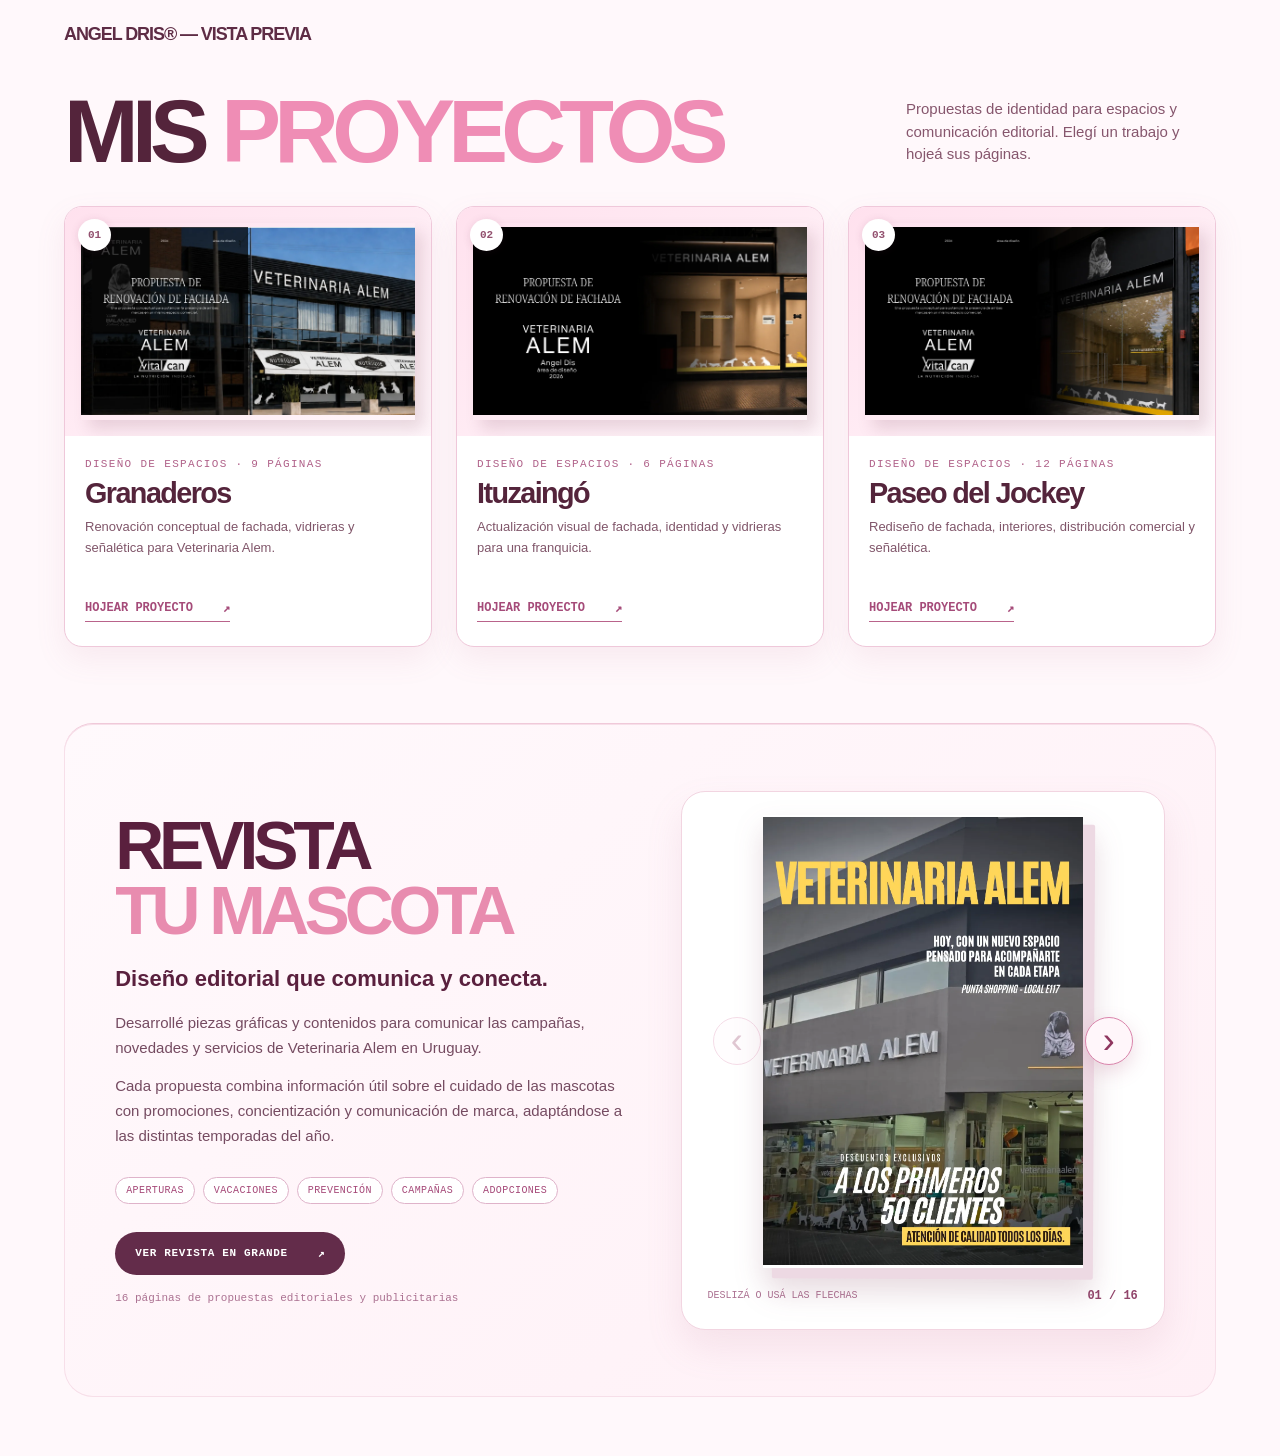
<file: PREVISUALIZAR-REVISTAS.html>
<!doctype html><html lang="es"><head><meta charset="utf-8"><meta name="viewport" content="width=device-width, initial-scale=1"><title>ANGEL DRIS · Revistas de proyectos</title><style>body{margin:0;background:#fff8fb;color:#5e2c45;font-family:Arial,sans-serif}header{padding:24px 5vw 8px;font-size:18px;font-weight:900;letter-spacing:-.06em}#proyectos{padding:0 5vw}</style></head><body><header>ANGEL DRIS® — VISTA PREVIA</header><section id="proyectos"></section><script src="MIS-IMAGENES/03-PROYECTOS/revistas.js"></script></body></html>
</file>
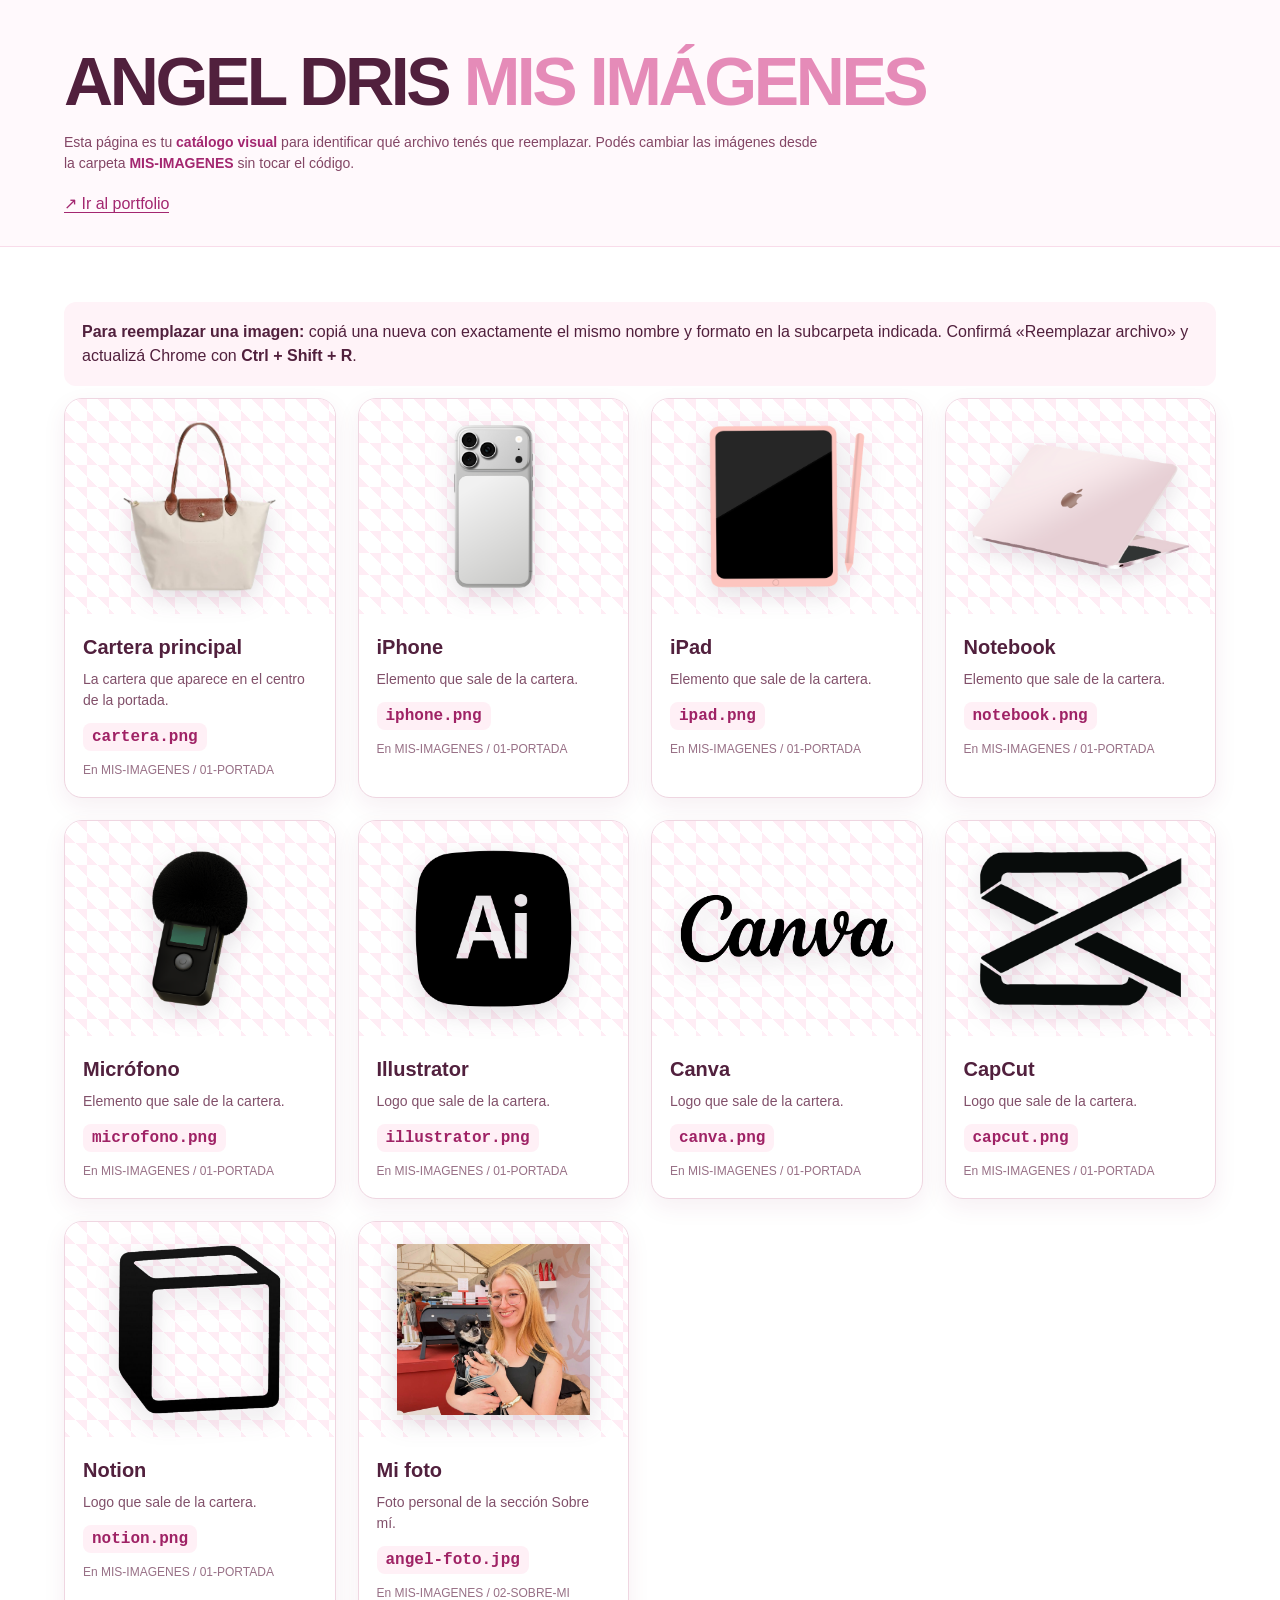
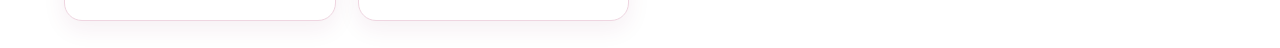
<file: VER-MIS-IMAGENES.html>
<!doctype html><html lang="es"><head><meta charset="UTF-8"><meta name="viewport" content="width=device-width,initial-scale=1"><title>Mis imágenes · ANGEL DRIS</title><style>
:root{--ink:#51203d;--accent:#d74d93;--cream:#fff9fc;--pink:#f9dcea}*{box-sizing:border-box}body{background:#fff;color:var(--ink);font:16px/1.5 Arial,sans-serif;margin:0}header{padding:30px max(24px,5vw);background:var(--cream);border-bottom:1px solid var(--pink)}h1{font-size:clamp(32px,6vw,68px);margin:0;color:var(--ink);letter-spacing:-.05em}.sub{max-width:760px;color:#834665}.sub b{color:#a32770}nav{margin-top:18px}a{color:#a32770;text-decoration:none;border-bottom:1px solid}main{padding:30px max(24px,5vw)}.grid{display:grid;grid-template-columns:repeat(auto-fit,minmax(230px,1fr));gap:22px}.card{border:1px solid #efd6e1;border-radius:18px;overflow:hidden;background:#fff;box-shadow:0 8px 23px #811b5512}.image-area{height:215px;display:flex;align-items:center;justify-content:center;padding:22px;background:linear-gradient(45deg,#ffedf5 25%,transparent 25%,transparent 75%,#ffedf5 75%),linear-gradient(45deg,#ffedf5 25%,#fff 25%,#fff 75%,#ffedf5 75%);background-size:22px 22px;background-position:0 0,11px 11}img{max-height:100%;max-width:100%;object-fit:contain;filter:drop-shadow(0 8px 12px #41213d25)}.data{padding:18px}h2{font-size:20px;margin:0 0 7px}p{font-size:14px;margin:0 0 13px;color:#81506a}code{font-weight:700;background:#fff0f6;color:#9f2265;padding:5px 9px;border-radius:8px}.small{font-size:12px;margin-top:12px;color:#987086}.tip{margin:25px 0 12px;padding:18px;background:#fff3f8;border-radius:12px}button{border:0;background:#cd4b8f;color:white;border-radius:9px;padding:11px 18px;cursor:pointer;font-weight:700}@media(max-width:600px){.image-area{height:180px}}
</style></head><body><header><h1>ANGEL DRIS <span style="color:#e58bb8">MIS IMÁGENES</span></h1><p class="sub">Esta página es tu <b>catálogo visual</b> para identificar qué archivo tenés que reemplazar. Podés cambiar las imágenes desde la carpeta <b>MIS-IMAGENES</b> sin tocar el código.</p><nav><a href="index.html">↗ Ir al portfolio</a></nav></header><main><div class="tip"><b>Para reemplazar una imagen:</b> copiá una nueva con exactamente el mismo nombre y formato en la subcarpeta indicada. Confirmá «Reemplazar archivo» y actualizá Chrome con <b>Ctrl + Shift + R</b>.</div><div class="grid"><article class="card"><div class="image-area"><img src="MIS-IMAGENES/01-PORTADA/cartera.png" alt="Cartera principal"></div><div class="data"><h2>Cartera principal</h2><p>La cartera que aparece en el centro de la portada.</p><code>cartera.png</code><div class="small">En MIS-IMAGENES / 01-PORTADA</div></div></article>
<article class="card"><div class="image-area"><img src="MIS-IMAGENES/01-PORTADA/iphone.png" alt="iPhone"></div><div class="data"><h2>iPhone</h2><p>Elemento que sale de la cartera.</p><code>iphone.png</code><div class="small">En MIS-IMAGENES / 01-PORTADA</div></div></article>
<article class="card"><div class="image-area"><img src="MIS-IMAGENES/01-PORTADA/ipad.png" alt="iPad"></div><div class="data"><h2>iPad</h2><p>Elemento que sale de la cartera.</p><code>ipad.png</code><div class="small">En MIS-IMAGENES / 01-PORTADA</div></div></article>
<article class="card"><div class="image-area"><img src="MIS-IMAGENES/01-PORTADA/notebook.png" alt="Notebook"></div><div class="data"><h2>Notebook</h2><p>Elemento que sale de la cartera.</p><code>notebook.png</code><div class="small">En MIS-IMAGENES / 01-PORTADA</div></div></article>
<article class="card"><div class="image-area"><img src="MIS-IMAGENES/01-PORTADA/microfono.png" alt="Micrófono"></div><div class="data"><h2>Micrófono</h2><p>Elemento que sale de la cartera.</p><code>microfono.png</code><div class="small">En MIS-IMAGENES / 01-PORTADA</div></div></article>
<article class="card"><div class="image-area"><img src="MIS-IMAGENES/01-PORTADA/illustrator.png" alt="Illustrator"></div><div class="data"><h2>Illustrator</h2><p>Logo que sale de la cartera.</p><code>illustrator.png</code><div class="small">En MIS-IMAGENES / 01-PORTADA</div></div></article>
<article class="card"><div class="image-area"><img src="MIS-IMAGENES/01-PORTADA/canva.png" alt="Canva"></div><div class="data"><h2>Canva</h2><p>Logo que sale de la cartera.</p><code>canva.png</code><div class="small">En MIS-IMAGENES / 01-PORTADA</div></div></article>
<article class="card"><div class="image-area"><img src="MIS-IMAGENES/01-PORTADA/capcut.png" alt="CapCut"></div><div class="data"><h2>CapCut</h2><p>Logo que sale de la cartera.</p><code>capcut.png</code><div class="small">En MIS-IMAGENES / 01-PORTADA</div></div></article>
<article class="card"><div class="image-area"><img src="MIS-IMAGENES/01-PORTADA/notion.png" alt="Notion"></div><div class="data"><h2>Notion</h2><p>Logo que sale de la cartera.</p><code>notion.png</code><div class="small">En MIS-IMAGENES / 01-PORTADA</div></div></article>
<article class="card"><div class="image-area"><img src="MIS-IMAGENES/02-SOBRE-MI/angel-foto.jpg" alt="Mi foto"></div><div class="data"><h2>Mi foto</h2><p>Foto personal de la sección Sobre mí.</p><code>angel-foto.jpg</code><div class="small">En MIS-IMAGENES / 02-SOBRE-MI</div></div></article></div></main></body></html>
</file>
<file: styles.css>
@import url('https://fonts.googleapis.com/css2?family=DM+Mono:wght@400;500&family=DM+Sans:wght@400;500;600;700;800;900&family=Space+Grotesk:wght@400;500;600;700&display=swap');
:root{--wine:#570f11;--wine-dark:#360909;--pink:#ffd4c7;--lime:#f3ffb1;--red:#ed3047;--ink:#521015;--mono:'DM Mono',monospace;--sans:'Space Grotesk','DM Sans',sans-serif}*{box-sizing:border-box}html{scroll-behavior:smooth}body{margin:0;background:var(--wine);color:var(--lime);font-family:var(--sans);overflow-x:hidden}a{color:inherit;text-decoration:none}button{font:inherit}button:focus-visible,a:focus-visible{outline:3px dashed var(--red);outline-offset:5px}::selection{background:var(--red);color:white}.topbar{height:65px;background:var(--wine-dark);display:flex;align-items:center;justify-content:space-between;gap:15px;padding:0 3.5%;position:sticky;top:0;z-index:30;border-bottom:1px solid #ffffff29}.brand{font-weight:900;letter-spacing:-.06em;font-size:20px}.brand span{font-size:10px;vertical-align:top;margin-left:3px}.topbar nav{display:flex;gap:24px}.topbar nav a,.top-time{font:11px var(--mono)}.topbar nav a:hover{color:#ff7481}.top-time{opacity:.65}.screen{min-height:calc(100svh - 65px);padding:40px clamp(18px,5vw,90px) 65px;position:relative}.hero{background:var(--wine-dark);display:flex;flex-direction:column;justify-content:center}.desktop{position:relative;background:var(--lime);color:var(--ink);border-radius:32px 22px 25px 12px;padding:27px clamp(22px,5vw,70px);min-height:65vh;box-shadow:14px 14px 0 #fbd0c6;isolation:isolate;overflow:hidden}.desktop:before{content:'';position:absolute;inset:-13px auto auto 22px;width:200px;height:30px;border-radius:20px;background:var(--pink);z-index:-1}.desktop-meta,.desktop-bottom,.section-head{display:flex;align-items:center;justify-content:space-between;gap:10px;font:clamp(9px,1vw,12px) var(--mono);letter-spacing:.02em}.intro-window{position:relative;margin:35px 0 20px;max-width:900px}.window-toolbar{height:37px;border:1px solid var(--ink);background:#fff8de;display:flex;align-items:center;justify-content:space-between;padding:0 15px;font:11px var(--mono)}.dots{display:flex;gap:5px}.dots i{width:10px;height:10px;border:1px solid var(--ink);border-radius:50%}.dots i:first-child{background:var(--red)}.intro-content{padding:25px 3vw 35px;border:1px solid var(--ink);border-top:0;background:#f7ffbe}.micro,.kicker{font:12px var(--mono);letter-spacing:.08em}.intro-content h1{font-family:'DM Sans',sans-serif;font-weight:900;letter-spacing:-.09em;line-height:.79;margin:20px 0 28px;font-size:clamp(90px,16vw,250px);color:var(--red);text-transform:uppercase}.intro-content h1>span{display:block}.spark{font-size:.45em;display:inline-block;transform-origin:center;animation:spin 13s linear infinite;margin-left:3vw;vertical-align:middle}.tagline{font:clamp(18px,2vw,30px)/1.2 var(--mono)}.role{margin-top:26px;font:clamp(11px,1.4vw,17px) var(--mono);display:flex;gap:8px;flex-wrap:wrap}.role strong{color:var(--red)}.caret{animation:blink .8s step-end infinite}.desktop-stamp{position:absolute;border:1.5px solid var(--red);color:var(--red);border-radius:50%;font:clamp(10px,1.25vw,17px)/1 var(--mono);padding:13px;right:5%;transform:rotate(18deg)}.stamp-one{top:19%}.stamp-two{bottom:17%;transform:rotate(-15deg)}.desktop-bottom{margin:30px 0 0;color:var(--lime)}.scroll-hint{border:1px solid currentColor;padding:12px 16px;border-radius:60px}.scroll-hint span{display:inline-block;transform:rotate(180deg)}.boot{position:fixed;inset:0;background:var(--wine-dark);z-index:100;display:flex;align-items:center;justify-content:center;flex-direction:column;gap:20px;font:12px var(--mono);animation:boot-hide .7s ease 1.35s both;pointer-events:none}.boot-symbol{font-size:90px;color:var(--lime);animation:spin 2s linear infinite}.boot-meter{width:210px;height:5px;border:1px solid var(--lime)}.boot-meter i{display:block;background:var(--lime);height:100%;animation:load 1s ease forwards}.section-head{padding:0 0 30px;border-bottom:1px solid currentColor;opacity:.78}.about{background:var(--pink);color:var(--ink)}.about-layout{display:grid;grid-template-columns:.9fr 1.1fr;align-items:center;gap:8%;max-width:1300px;margin:70px auto}.photo-stack{position:relative;min-height:440px;display:grid;place-items:center}.paper{position:absolute;background:var(--lime);height:82%;width:83%;border-radius:22px;transform:rotate(-9deg)}.photo-card{position:relative;z-index:1;background:#fff9e9;padding:15px 15px 21px;transform:rotate(5deg);width:72%;max-width:330px;box-shadow:9px 13px 0 #51131325}.photo-frame{height:330px;background:linear-gradient(145deg,#e9bfba,#c99c95);display:grid;place-items:center;overflow:hidden}.photo-frame img{width:100%;height:100%;object-fit:cover;grid-area:1/1}.photo-frame img:not([hidden])~.photo-fallback{display:none}.photo-fallback{text-align:center;font-weight:900;font-size:38px;line-height:1.1;color:var(--wine)}.photo-card>span:last-child{display:block;padding-top:14px;font:11px var(--mono)}.clip{position:absolute;top:-35px;left:-22px;width:31px;height:100px;border:4px solid var(--red);border-radius:16px;transform:rotate(-15deg)}h2{font-family:'DM Sans',sans-serif;font-size:clamp(57px,8vw,130px);font-weight:900;line-height:.88;letter-spacing:-.075em;margin:20px 0 30px}h2 em{color:var(--red);font-style:normal}.star-small{display:inline-block;font-size:.45em;vertical-align:top;animation:spin 15s linear infinite}.about-copy>p:not(.kicker){max-width:660px;font-size:clamp(16px,1.4vw,21px);line-height:1.55}.mini-tags,.work-badges{display:flex;gap:8px;flex-wrap:wrap;margin-top:30px}.mini-tags span,.work-badges span{border:1px solid currentColor;border-radius:30px;padding:10px 12px;font:11px var(--mono)}.education{background:var(--wine);color:var(--lime)}.section-heading{max-width:900px;margin:65px auto 55px;text-align:center}.section-heading>p:last-child{font-size:17px;line-height:1.5;max-width:650px;margin:0 auto}.folders{display:grid;grid-template-columns:repeat(3,minmax(0,1fr));gap:70px 50px;max-width:1150px;margin:65px auto 30px}.folder,.work-folder{border:0;color:var(--wine);cursor:pointer;background:var(--lime);position:relative;border-radius:13px 20px 18px 18px;padding:27px 25px 20px;text-align:left;min-height:213px;display:flex;flex-direction:column;justify-content:space-between;box-shadow:7px 8px 0 #25060755;transition:transform .45s cubic-bezier(.2,.9,.2,1),box-shadow .3s}.folder:before,.work-folder:before{content:'';position:absolute;inset:0 0 auto 0;height:28px;border-radius:13px 20px 0 0;background:inherit}.folder-tab{position:absolute;bottom:calc(100% - 8px);left:0;width:45%;height:28px;border-radius:15px 18px 0 0;background:inherit}.folder:nth-child(even){background:var(--pink)}.folder:nth-child(1){transform:rotate(-6deg)}.folder:nth-child(2){transform:rotate(5deg)}.folder:nth-child(3){transform:rotate(-3deg)}.folder:nth-child(4){transform:rotate(4deg)}.folder:nth-child(5){transform:rotate(-5deg)}.folder:nth-child(6){transform:rotate(5deg)}.folder:hover,.folder:focus-visible{transform:translateY(-22px) rotate(0)!important;box-shadow:9px 24px 0 #25060755}.folder-icon{font-size:30px;color:var(--red)}.folder strong,.work-folder strong{font-size:clamp(25px,2.6vw,41px);font-weight:900;line-height:.94;letter-spacing:-.06em}.folder small,.work-folder small{font:11px var(--mono)}.folder-arrow{position:absolute;right:20px;top:20px;color:var(--red);font-size:24px}.folder.shift-left{animation:nudge-left .5s ease}.folder.shift-right{animation:nudge-right .5s ease}.section-footnote{text-align:center;font:11px var(--mono);opacity:.7;margin-top:60px}.experience{background:var(--lime);color:var(--wine)}.experience-layout{min-height:600px;display:grid;grid-template-columns:1fr 1fr;align-items:center;gap:50px;max-width:1390px;margin:0 auto}.experience-copy>p:not(.kicker){font-size:clamp(16px,1.35vw,20px);line-height:1.5;max-width:660px}.workstation{min-height:570px;position:relative;display:grid;place-items:center}.work-folder{width:250px;min-height:205px;background:var(--pink);transform:rotate(-7deg);z-index:2}.work-folder:hover{transform:rotate(0) scale(1.08)}.float{position:absolute;display:grid;place-items:center;animation:bob 4s ease-in-out infinite alternate;user-select:none}.emoji{font-size:clamp(40px,5vw,80px)}.app{font-family:var(--sans);font-weight:900;font-size:26px;width:66px;height:66px;border-radius:15px;background:#211d3c;color:#ff9d30;box-shadow:5px 5px 0 #55111320}.e1{top:9%;left:13%}.e2{top:7%;right:13%;animation-delay:-1s}.e3{right:4%;top:37%;animation-delay:-2s}.e4{bottom:18%;right:12%;animation-delay:-1.4s}.e5{bottom:15%;left:13%;animation-delay:-2.5s}.a1{left:6%;top:39%;animation-delay:-.5s}.a2{right:31%;bottom:5%;color:#42bbff;animation-delay:-2s}.a3{right:32%;top:3%;color:#f988e8;animation-delay:-1.3s}.work-note{position:absolute;bottom:0;text-align:center;font:10px/1.5 var(--mono);opacity:.8}.projects-next{padding:90px 7% 120px;text-align:center;min-height:700px;background:var(--pink);color:var(--ink)}.projects-next h2{max-width:900px;margin:30px auto}.projects-next>p{max-width:600px;margin:0 auto 60px;font-size:18px;line-height:1.5}.project-placeholder{background:var(--lime);min-height:200px;max-width:700px;margin:auto;border:2px dashed var(--red);border-radius:20px;display:flex;justify-content:center;align-items:center;gap:30px;padding:25px;flex-wrap:wrap}.project-placeholder span:first-child{font-size:55px}.project-placeholder strong{font-size:25px}.project-placeholder span:last-child{font:11px var(--mono)}footer{padding:25px 5%;background:var(--wine-dark);display:flex;justify-content:space-between;gap:20px;flex-wrap:wrap;font:11px var(--mono)}.detail-modal{width:min(92vw,620px);max-height:85vh;border:2px solid var(--ink);background:var(--lime);color:var(--ink);padding:0;border-radius:17px;box-shadow:16px 18px 0 var(--red);overflow:auto}.detail-modal::backdrop{background:#1c0207c4;backdrop-filter:blur(5px)}.modal-top{background:var(--pink);display:flex;justify-content:space-between;align-items:center;padding:14px 20px;font:11px var(--mono);border-bottom:2px solid var(--ink)}.modal-top button{border:1px solid var(--ink);background:transparent;cursor:pointer;width:32px;height:32px;border-radius:50%}.modal-inner{padding:35px clamp(22px,5vw,60px) 45px}.modal-icon{font-size:60px}.modal-inner h3{font-weight:900;letter-spacing:-.05em;line-height:.98;font-size:clamp(35px,6vw,68px);margin:17px 0 20px;text-transform:uppercase}.modal-inner>p:not(.kicker){font-size:clamp(16px,1.5vw,20px);line-height:1.5}.modal-footer{font:11px var(--mono);border-top:1px solid var(--ink);display:block;margin-top:32px;padding-top:17px}.reveal{opacity:0;transform:translateY(90px);transition:opacity .85s ease,transform .85s cubic-bezier(.2,.85,.2,1)}.reveal.visible{opacity:1;transform:translateY(0)}@keyframes spin{to{transform:rotate(360deg)}}@keyframes blink{50%{opacity:0}}@keyframes bob{to{transform:translateY(-20px) rotate(8deg)}}@keyframes load{from{width:0}to{width:100%}}@keyframes boot-hide{to{opacity:0;visibility:hidden}}@keyframes nudge-left{50%{translate:-22px -9px}}@keyframes nudge-right{50%{translate:22px -9px}}@media(max-width:900px){.topbar{padding:0 18px}.topbar nav{gap:12px}.topbar nav a{font-size:9px}.top-time{display:none}.about-layout,.experience-layout{grid-template-columns:1fr;gap:15px}.about-layout{margin:30px auto}.photo-stack{min-height:360px}.photo-frame{height:255px}.about-copy{padding-bottom:30px}.folders{gap:55px 20px}.folder{min-height:190px;padding:22px 16px}.folder strong{font-size:25px}.workstation{min-height:500px}.desktop-stamp{display:none}}@media(max-width:630px){.topbar{height:auto;min-height:64px;flex-wrap:wrap;padding:14px}.topbar nav{width:100%;justify-content:space-between}.topbar nav a{font-size:9px}.screen{padding:25px 22px 65px}.desktop{min-height:66vh;padding:16px 15px}.desktop-meta span:last-child{display:none}.intro-window{margin:45px 0}.intro-content{padding:24px 13px}.intro-content h1{font-size:clamp(65px,19vw,125px)}.desktop-bottom{font-size:10px;flex-wrap:wrap}.about-layout{gap:0}.photo-stack{min-height:360px}.photo-card{width:70%}.folders{grid-template-columns:repeat(2,minmax(0,1fr));gap:48px 16px}.folder{min-height:155px;padding:15px 10px}.folder strong{font-size:20px}.folder small{font-size:8px}.folder-icon{font-size:22px}.section-heading{margin:45px auto}.workstation{min-height:440px}.work-folder{width:205px}.emoji{font-size:42px}.app{width:47px;height:47px;font-size:21px}.project-placeholder{flex-direction:column;gap:14px}.detail-modal{box-shadow:6px 8px 0 var(--red)}}@media(prefers-reduced-motion:reduce){html{scroll-behavior:auto}*,*:before,*:after{animation-duration:.01ms!important;transition-duration:.01ms!important}.reveal{opacity:1;transform:none}.boot{display:none}}

/* V3 – Collage fotográfico inspirado en etiquetas flotantes */
.about-layout{grid-template-columns:minmax(0,1.05fr) minmax(0,.95fr);gap:clamp(24px,6vw,100px)}
.photo-stage{--px:0px;--py:0px;min-height:610px;position:relative;isolation:isolate;display:flex;align-items:center;justify-content:center;perspective:900px}
.portrait-wrap{width:min(85%,510px);aspect-ratio: .89;position:relative;z-index:2;transform:rotate(-3deg) translate3d(calc(var(--px)*.17),calc(var(--py)*.17),0);transition:transform .35s ease;border:10px solid #fff9ee;border-bottom-width:36px;box-shadow:18px 20px 0 rgba(87,15,17,.17);overflow:hidden;background:#fff4e8;border-radius:9px}
.portrait-wrap img{width:100%;height:100%;object-fit:cover;object-position:54% 42%;display:block}
.portrait-halo{position:absolute;z-index:0;width:83%;aspect-ratio:1;background:var(--lime);border-radius:48% 52% 60% 40%;transform:rotate(18deg);font-size:80px;text-align:right;color:var(--red)}
.float-pill{position:absolute;z-index:5;white-space:nowrap;background:#e9fbff;border:1.5px solid #486e9a;border-radius:999px;padding:12px 17px;color:#153b78;font:700 clamp(12px,1.15vw,17px)/1.25 var(--sans);box-shadow:4px 6px 0 #570f1121;animation:float-bob 4s ease-in-out infinite;transition:background .2s,transform .2s;cursor:default}
.float-pill:hover{background:var(--lime);animation-play-state:paused;transform:scale(1.07) rotate(-2deg)}.pill-emoji{font-size:1.25em;margin-right:6px}
.pill-one{top:13%;left:-5%;transform:rotate(-4deg)}.pill-two{top:36%;right:-9%;animation-delay:-1.2s;transform:rotate(3deg)}.pill-three{bottom:24%;left:-7%;animation-delay:-2.5s;transform:rotate(2deg)}.pill-four{bottom:11%;right:-5%;animation-delay:-.8s;transform:rotate(-3deg)}
.photo-sticker{position:absolute;color:var(--red);font-size:clamp(50px,7vw,100px);z-index:4;animation:float-bob 5s ease-in-out infinite}.orbit-one{top:0;right:12%}.orbit-two{bottom:7%;left:14%;transform:rotate(-22deg)}
.portrait-footer{position:absolute;bottom:0;left:14%;right:14%;display:flex;justify-content:space-between;gap:10px;color:var(--ink);font:10px var(--mono)}
@keyframes float-bob{0%,100%{translate:0 0}50%{translate:0 -12px}}
@media(max-width:900px){.about-layout{grid-template-columns:1fr}.photo-stage{min-height:560px;max-width:640px;width:100%;margin:auto}.about-copy{max-width:700px}}
@media(max-width:560px){.photo-stage{min-height:430px;margin:16px auto 36px}.portrait-wrap{width:76%;border-width:7px;border-bottom-width:25px}.float-pill{font-size:10px;padding:8px 10px}.pill-one{left:0;top:8%}.pill-two{right:-1%;top:32%}.pill-three{left:0;bottom:24%}.pill-four{right:0;bottom:9%}.photo-sticker{font-size:43px}.portrait-footer{font-size:8px;left:9%;right:9%}}
@media(prefers-reduced-motion:reduce){.float-pill,.photo-sticker{animation:none}.portrait-wrap{transform:rotate(-3deg)}}




/* V5 · Portada corregida: cartera interactiva y fondos transparentes */
:root{--wine:#6e3050;--wine-dark:#4d1b38;--pink:#f7c9da;--pink-soft:#fff8fb;--pink-mid:#f2aac5;--ink:#522139}
html{scroll-padding-top:90px}body{background:#fff;color:var(--ink)}
.topbar{background:rgba(255,255,255,.92)!important;color:var(--wine)!important;border-bottom:1px solid #f1d5e1!important;backdrop-filter:blur(18px)}
.topbar a,.topbar span{color:var(--wine)!important}
.boot{background:#fff!important;color:#cf4282!important}.boot-meter{background:#f6c9da!important}
.screen:not(.hero-bag){background:var(--pink-soft)!important;color:#5a2240!important}
.screen:not(.hero-bag) .section-head{color:#b83c77!important}.screen:not(.hero-bag) .section-head span{color:inherit!important}
.hero-bag{background:#fff!important;min-height:930px;color:var(--wine)!important;overflow:hidden;display:block!important;padding:102px max(26px,5.2vw) 60px!important}
.hero-bag-inner{max-width:1510px;margin:auto;width:100%}.hero-eyebrow{font-family:var(--mono);font-size:clamp(10px,1vw,13px);letter-spacing:.1em;display:flex;justify-content:space-between;align-items:center;gap:12px;color:#c25a8f;border-bottom:1px solid #f3dbe5;padding-bottom:14px}
.on-dot{display:inline-block;width:9px;height:9px;border-radius:50%;background:#ef77a9;box-shadow:0 0 0 4px #ffe3ee;margin-right:7px}
.hero-big-title{white-space:nowrap;line-height:.84;margin:25px 0 10px;font-size:clamp(82px,15vw,230px);letter-spacing:-.102em;font-weight:900;font-family:'DM Sans',Arial,sans-serif;color:var(--wine-dark);position:relative;z-index:5;text-align:center}
.hero-big-title em{font-style:normal;color:#e988b2}.hero-asterisk{display:inline-block;font-size:.24em;vertical-align:top;margin-left:13px;color:#df3e87;letter-spacing:0;animation:twinkle 8s linear infinite}
.hero-subline{display:flex;justify-content:space-between;gap:16px;align-items:center;letter-spacing:.11em;font-family:var(--mono);font-size:clamp(9px,1.05vw,13px);margin-top:12px;color:#9f5076;position:relative;z-index:5}
.hero-subline b{color:#e95c9b;margin:0 8px}
.bag-scene{position:relative;height:clamp(520px,48vw,720px);max-width:1180px;margin:8px auto 0;isolation:isolate}
.items-layer{position:absolute;inset:0;z-index:8;pointer-events:none}
.bag-aura{position:absolute;z-index:-1;left:24%;top:18%;width:52%;height:56%;border-radius:50%;background:radial-gradient(ellipse,#ffe9f1 0%,#fff 64%,transparent 80%)}
.hero-bag-photo{position:absolute;width:48%;max-width:560px;min-width:360px;bottom:18px;left:50%;transform:translateX(-50%);z-index:10;pointer-events:auto;filter:drop-shadow(0px 20px 18px rgba(174,118,147,.18))}
.flying-item{position:absolute;z-index:7;object-fit:contain;opacity:0;--rot:0deg;--tx:0px;--ty:0px;--floatX:0px;--floatY:0px;transform:translate(-50%,0) scale(.18) rotate(-8deg);transition:opacity .35s ease, filter .35s ease;filter:drop-shadow(0 8px 12px rgba(101,46,81,.14));pointer-events:none;left:50%;top:68%}
.bag-scene.active .flying-item{opacity:1;animation:emerge .95s cubic-bezier(.2,.9,.15,1) forwards,varFloat 5.2s ease-in-out 1s infinite alternate}
@keyframes emerge{0%{left:50%;top:68%;transform:translate(-50%,0) scale(.14) rotate(-3deg);opacity:0}35%{opacity:1}100%{left:calc(50% + var(--tx));top:calc(68% + var(--ty));transform:translate(-50%,-50%) scale(1) rotate(var(--rot));opacity:1}}
@keyframes varFloat{0%{transform:translate(-50%,-50%) translate(0,0) rotate(var(--rot))}100%{transform:translate(-50%,-50%) translate(var(--floatX),var(--floatY)) rotate(calc(var(--rot) + 3deg))}}
.item-iphone{width:8.4%;--tx:-8px;--ty:-178px;--rot:-5deg;--floatX:-5px;--floatY:-10px;animation-delay:.05s,.95s}
.item-ipad{width:14%;--tx:-168px;--ty:-86px;--rot:-18deg;--floatX:-8px;--floatY:10px;animation-delay:.12s,1.02s}
.item-laptop{width:14%;--tx:172px;--ty:-92px;--rot:14deg;--floatX:8px;--floatY:9px;animation-delay:.22s,1.12s}
.item-mic{width:7.2%;--tx:248px;--ty:-14px;--rot:15deg;--floatX:5px;--floatY:-8px;animation-delay:.3s,1.2s}
.item-ai{width:7.3%;--tx:-228px;--ty:-18px;--rot:-10deg;--floatX:-4px;--floatY:8px;animation-delay:.38s,1.28s}
.item-canva{width:6.9%;--tx:128px;--ty:8px;--rot:12deg;--floatX:4px;--floatY:-8px;animation-delay:.44s,1.34s}
.item-capcut{width:7.1%;--tx:88px;--ty:-78px;--rot:-9deg;--floatX:4px;--floatY:8px;animation-delay:.5s,1.4s}
.item-notion{width:6.8%;--tx:-185px;--ty:20px;--rot:12deg;--floatX:-4px;--floatY:-6px;animation-delay:.58s,1.48s}
.scene-spark{position:absolute;color:#ef8ab6;z-index:11;font-size:38px;animation:twinkle 6s linear infinite;opacity:.9}.spark-a{left:11%;top:43%}.spark-b{right:16%;top:20%;font-size:21px}.spark-c{right:9%;bottom:12%;font-size:28px}
@keyframes twinkle{to{transform:rotate(360deg)}}


.hero-actions{display:flex;align-items:center;justify-content:space-between;gap:20px;position:relative;z-index:12;border-top:1px solid #f0d8e1;padding-top:20px;font-family:var(--mono);font-size:13px}.hero-actions p{margin:0;line-height:1.6}.hero-next{background:#ffe5ef;color:#6f2550;border:1px solid #e9a9c4;padding:13px 20px;border-radius:100px;font:600 12px var(--mono);letter-spacing:.03em;cursor:pointer;text-decoration:none}.hero-next:hover{background:#e75298;color:white}.hero-next span{margin-left:12px}
.bag-scene.is-hovering .hero-bag-photo{transform:translateX(-50%) translateY(-3px) scale(1.01)}
@media(max-width:760px){.hero-bag{padding:100px 16px 46px!important;min-height:auto}.hero-eyebrow span:last-child{display:none}.hero-big-title{font-size:clamp(56px,15vw,120px);letter-spacing:-.1em;margin:26px 0 14px;text-align:left}.hero-asterisk{margin-left:4px}.hero-subline{flex-direction:column;align-items:flex-start;gap:7px;font-size:10px}.bag-scene{height:450px;width:100%;margin-top:14px}.hero-bag-photo{min-width:0;width:94%;max-width:430px;bottom:18px}.flying-item{top:69%}.item-iphone{width:11%;--tx:-6px;--ty:-120px}.item-ipad{width:19%;--tx:-110px;--ty:-60px}.item-laptop{width:19%;--tx:118px;--ty:-64px}.item-mic{width:10%;--tx:145px;--ty:-10px}.item-ai{width:10%;--tx:-150px;--ty:-14px}.item-canva{width:9.5%;--tx:86px;--ty:10px}.item-capcut{width:10%;--tx:65px;--ty:-56px}.item-notion{width:9.5%;--tx:-128px;--ty:18px}.bag-front-label{bottom:1%;left:52%;font-size:9px;padding:10px 12px}.hero-actions{flex-wrap:wrap}.hero-actions p{width:100%}}
@media(prefers-reduced-motion:reduce){.bag-scene .flying-item{opacity:1;animation:none!important;left:calc(50% + var(--tx));top:calc(68% + var(--ty));transform:translate(-50%,-50%) scale(1) rotate(var(--rot))}.hero-asterisk,.scene-spark{animation:none}}


/* V8 · Ajustes portada: objetos más visibles + swipe up */
.bag-scene{overflow:visible}
.flying-item{transform-origin:center center}
.bag-scene.active .flying-item{animation-duration:1.08s,5.4s}
.item-iphone{width:9.2%;--tx:0px;--ty:-260px;--rot:-4deg;--floatX:-4px;--floatY:-12px}
.item-ipad{width:15.2%;--tx:-235px;--ty:-155px;--rot:-16deg;--floatX:-9px;--floatY:10px}
.item-laptop{width:15.5%;--tx:245px;--ty:-165px;--rot:16deg;--floatX:8px;--floatY:10px}
.item-mic{width:7.8%;--tx:335px;--ty:-55px;--rot:17deg;--floatX:6px;--floatY:-8px}
.item-ai{width:7.9%;--tx:-305px;--ty:-60px;--rot:-10deg;--floatX:-5px;--floatY:8px}
.item-canva{width:7.3%;--tx:160px;--ty:5px;--rot:12deg;--floatX:4px;--floatY:-8px}
.item-capcut{width:7.8%;--tx:118px;--ty:-135px;--rot:-8deg;--floatX:5px;--floatY:8px}
.item-notion{width:7.2%;--tx:-245px;--ty:10px;--rot:12deg;--floatX:-4px;--floatY:-6px}
.swipe-up-link{display:flex;flex-direction:column;align-items:center;gap:8px;width:max-content;margin:18px auto 0;color:#b54b80;font:11px var(--mono);letter-spacing:.18em;text-decoration:none;text-transform:uppercase;position:relative;z-index:12}.swipe-text{opacity:.9}.swipe-icon{display:grid;place-items:center;width:44px;height:44px;border-radius:999px;border:1px solid #e3a2bf;background:#fff3f8;box-shadow:0 8px 22px rgba(229,108,161,.15);font-size:18px;animation:swipeBounce 1.6s ease-in-out infinite}.swipe-up-link:hover .swipe-icon{background:#e75298;color:#fff}.swipe-up-link::after{content:'';display:block;width:1px;height:54px;background:linear-gradient(to bottom,#f0b5cf,transparent);margin-top:4px}.about{scroll-margin-top:92px}.about.visible{animation:aboutRise .95s cubic-bezier(.2,.85,.2,1)}
@keyframes swipeBounce{0%,100%{transform:translateY(0)}50%{transform:translateY(-10px)}}
@keyframes aboutRise{0%{opacity:0;transform:translateY(95px)}100%{opacity:1;transform:translateY(0)}}
@media(max-width:760px){.item-iphone{width:12%;--tx:0px;--ty:-165px}.item-ipad{width:20%;--tx:-138px;--ty:-95px}.item-laptop{width:20%;--tx:145px;--ty:-100px}.item-mic{width:10.5%;--tx:190px;--ty:-35px}.item-ai{width:10.5%;--tx:-175px;--ty:-38px}.item-canva{width:10%;--tx:92px;--ty:2px}.item-capcut{width:10.5%;--tx:72px;--ty:-85px}.item-notion{width:10%;--tx:-145px;--ty:10px}.swipe-up-link{margin-top:14px}.swipe-up-link::after{height:36px}}

/* ANGEL DRIS · Portada dividida y objetos editables */
.hero-bag{background:#fff!important;min-height:100svh!important;padding:102px max(26px,5.2vw) 36px!important}
.hero-bag-inner{display:grid;grid-template-columns:minmax(0,42fr) minmax(0,58fr);grid-template-rows:auto minmax(570px,auto) auto;column-gap:0;max-width:1450px;align-items:center}
.hero-eyebrow{grid-column:1/-1;grid-row:1}
.hero-big-title{grid-column:1;grid-row:2;font-size:clamp(72px,9.4vw,180px);line-height:.89;white-space:normal;text-align:left!important;margin:0!important;align-self:center;letter-spacing:-.09em;z-index:5}
.hero-big-title em{display:block!important}
.hero-big-title .hero-asterisk{position:relative;display:inline-block;vertical-align:top;margin-left:4px;font-size:.2em}
.hero-subline{grid-column:1;grid-row:2;align-self:end;padding-bottom:66px;display:block;line-height:2;max-width:420px;margin:0;z-index:6}
.hero-subline > span:nth-child(2){display:none!important}
.bag-scene{grid-column:2;grid-row:2;height:clamp(570px,53vw,690px);width:100%;max-width:none;margin:0;overflow:visible}
.hero-bag-photo{width:83%;min-width:0;max-width:550px;bottom:6px;left:50%}
.hero-actions{grid-column:1/-1;grid-row:3}
.bag-scene .flying-item,.bag-scene.active .flying-item{animation:none!important;transition:left .94s cubic-bezier(.22,.9,.24,1),top .94s cubic-bezier(.22,.9,.24,1), transform .94s cubic-bezier(.22,.9,.24,1),opacity .35s ease!important}
.bag-scene .flying-item{left:50%;top:68%;opacity:0;transform:translate(-50%,-50%) scale(.12) rotate(0deg)}
.bag-scene.active .flying-item{left:calc(50% + var(--tx));top:calc(68% + var(--ty));opacity:1;transform:translate(-50%,-50%) scale(1) rotate(var(--rot))}
.item-airpods{width:14%;--tx:-194px;--ty:-285px;--rot:-13deg}
.item-iphone{width:11%;--tx:-62px;--ty:-307px;--rot:-7deg}
.item-laptop{width:29%;--tx:162px;--ty:-280px;--rot:10deg}
.item-mic{width:8%;--tx:-266px;--ty:-175px;--rot:-10deg}
.item-ai{width:10%;--tx:-253px;--ty:-63px;--rot:-12deg}
.item-canva{width:22%;--tx:65px;--ty:-189px;--rot:-8deg}
.item-capcut{width:10%;--tx:257px;--ty:-174px;--rot:8deg}
.item-ipad{width:15%;--tx:279px;--ty:-93px;--rot:12deg}
@media(max-width:900px){.hero-bag-inner{grid-template-columns:1fr 1fr;grid-template-rows:auto minmax(490px,auto) auto}.hero-big-title{font-size:clamp(64px,10vw,110px)}.hero-bag-photo{width:95%}.bag-scene{height:520px}.item-airpods{--tx:-120px;--ty:-235px}.item-iphone{--tx:-25px;--ty:-245px}.item-laptop{--tx:104px;--ty:-230px}.item-mic{--tx:-168px;--ty:-156px}.item-ai{--tx:-163px;--ty:-70px}.item-canva{--tx:43px;--ty:-152px}.item-capcut{--tx:155px;--ty:-145px}.item-ipad{--tx:173px;--ty:-66px}}
@media(max-width:680px){.hero-bag{padding:98px 18px 35px!important}.hero-bag-inner{grid-template-columns:1fr;grid-template-rows:auto auto auto auto auto}.hero-eyebrow{grid-column:1;grid-row:1}.hero-big-title{grid-column:1;grid-row:2;font-size:clamp(70px,18vw,122px);line-height:.82;margin:24px 0!important}.hero-subline{grid-column:1;grid-row:3;padding:0 0 10px;align-self:auto}.bag-scene{grid-column:1;grid-row:4;height:490px}.hero-bag-photo{width:78%;max-width:420px}.hero-actions{grid-column:1;grid-row:5}.item-airpods{width:14%;--tx:-100px;--ty:-200px}.item-iphone{width:12%;--tx:-24px;--ty:-224px}.item-laptop{width:31%;--tx:102px;--ty:-200px}.item-mic{width:9%;--tx:-140px;--ty:-132px}.item-ai{width:11%;--tx:-130px;--ty:-58px}.item-canva{width:24%;--tx:45px;--ty:-141px}.item-capcut{width:11%;--tx:126px;--ty:-116px}.item-ipad{width:18%;--tx:128px;--ty:-32px}}
@media(prefers-reduced-motion:reduce){.bag-scene .flying-item{transition:none!important}.bag-scene.active .flying-item{transition:none!important}}

/* Ajuste de integración de revistas */
#proyectos.ad-projects-host{background:#fff8fb!important;padding:75px max(20px,5vw) 100px!important;min-height:auto;}

/* Navegación adaptable con nueva sección Campañas */
@media(max-width:740px){.topbar nav{overflow-x:auto;overscroll-behavior-x:contain;scrollbar-width:thin;flex-wrap:nowrap;gap:15px;justify-content:flex-start;max-width:100%;padding:2px 0 5px}.topbar nav a{white-space:nowrap;flex:none}}

/* Versión limpia: sin asteriscos decorativos ni destellos que giren */
.hero-asterisk,.scene-spark,.star-small,.photo-sticker,.boot-symbol{display:none!important;animation:none!important}

/* Eventos */
.events-section{padding:70px max(6vw,24px);background:#fffafb;scroll-margin-top:70px}.events-section h2{font-size:clamp(48px,7vw,100px);line-height:.95;margin:25px 0;color:#282321}.events-intro{max-width:800px;font-size:18px;line-height:1.8;margin-bottom:60px}.event-case{display:grid;grid-template-columns:1fr 1fr;gap:6vw;align-items:center;margin:35px 0}.event-copy h3{font-size:clamp(28px,3vw,44px);line-height:1.15;margin:20px 0}.event-copy p{line-height:1.8;font-size:16px}.event-photo{position:relative;padding:0;border:0;background:#eee0db;border-radius:16px;overflow:hidden;cursor:zoom-in;display:block;width:100%;box-shadow:0 8px 28px #3c272514;transition:transform .25s}.event-photo:hover{transform:translateY(-5px)}.event-photo img{display:block;width:100%;height:320px;object-fit:cover}.event-main img{height:540px;object-position:center}.event-photo span{display:block;padding:15px;text-align:left;letter-spacing:1px;font-size:11px;font-weight:700;color:#3c302b;background:#f0e5df}.events-gallery{display:grid;grid-template-columns:repeat(4,1fr);gap:18px;margin:30px 0 85px}.events-gallery .event-photo img{height:280px}.animal-case{max-width:1050px;margin:0 auto 40px}.animal-case img{height:520px;object-fit:contain;background:#f2e8e2}#event-lightbox{border:0;background:#241e1ded;padding:40px 15px 15px;max-width:95vw;max-height:95vh;border-radius:16px}#event-lightbox::backdrop{background:#211a18d9}#event-full{display:block;max-width:88vw;max-height:82vh;object-fit:contain}#event-close{position:absolute;right:10px;top:5px;color:white;background:transparent;border:0;font-size:24px;cursor:pointer}@media(max-width:760px){.event-case{grid-template-columns:1fr}.events-gallery{grid-template-columns:repeat(2,1fr);gap:12px}.events-gallery .event-photo img{height:220px}.event-main img{height:460px}.animal-case .event-copy{grid-row:1}.events-section{padding-top:45px}}@media(prefers-reduced-motion:reduce){.event-photo{transition:none}}

.contact-socials{display:flex;flex-wrap:wrap;gap:12px;margin:28px 0 0}.contact-social{display:inline-flex;align-items:center;justify-content:space-between;gap:24px;padding:14px 20px;border:1px solid currentColor;border-radius:30px;text-decoration:none;color:inherit;font:inherit;font-weight:600;transition:background .2s,transform .2s}.contact-social[href]:hover{background:#ead9ca;transform:translateY(-2px)}.contact-social[aria-disabled="true"]{cursor:default}.hero-bag-inner{padding-top:32px}.section-head:empty{display:none}
</file>
<file: servicios-contacto.css>
/* ══════════════════════════════════════════════
   SERVICIOS / PLANES / CONTACTO — portfolio ANGEL DRIS
   Cambiá colores y tipografías desde estas variables.
   No hay elementos decorativos con animaciones continuas.
══════════════════════════════════════════════ */
:root{--svc-pink:#ffb7cf;--svc-cream:#f6ebdf;--svc-red:#810024;--svc-ink:#4a111e;--svc-white:#fffaf5}
.svc-section{scroll-margin-top:65px;background:#f7ecdf;color:var(--svc-ink);padding:88px clamp(20px,5.4vw,90px) 100px}
.svc-section *,.contact-section *{box-sizing:border-box}
.svc-wrap{max-width:1340px;margin:0 auto}
.svc-overline{display:flex;justify-content:space-between;gap:16px;border-bottom:1px solid rgba(74,17,30,.3);padding-bottom:17px;font:11px var(--mono);letter-spacing:.04em}
.svc-heading{display:flex;align-items:end;justify-content:space-between;gap:40px;margin:80px 0 43px}
.svc-kicker{font:12px var(--mono);letter-spacing:.08em;margin:0 0 25px;color:#9f4b65}
.svc-heading h2,.svc-plans-head h2{font-family:Georgia,'Times New Roman',serif;font-weight:400;font-size:clamp(49px,6.2vw,94px);line-height:1.01;letter-spacing:-.055em;margin:0;color:var(--svc-red)}
.svc-heading h2 em,.svc-plans-head h2 em{font-weight:400;font-style:italic;color:#cd5e7b}
.svc-heading>p{font:clamp(16px,1.3vw,19px)/1.57 var(--sans);width:min(345px,100%);margin:0 0 3px}
.svc-controls{display:flex;flex-wrap:wrap;gap:9px;margin-bottom:28px}
.svc-filter{background:transparent;border:1px solid #c99ea7;color:var(--svc-ink);padding:12px 18px;border-radius:32px;cursor:pointer;transition:background .2s,color .2s,border-color .2s;font:12px var(--mono)}
.svc-filter span{opacity:.6;margin-left:4px}
.svc-filter:hover,.svc-filter.is-active{background:var(--svc-red);border-color:var(--svc-red);color:#fff}
.svc-grid{display:grid;grid-template-columns:repeat(3,minmax(0,1fr));gap:16px;align-items:stretch}
.svc-card{background:#fffaf5;border:1px solid #e5c9ca;border-radius:20px;min-height:265px;padding:26px 25px 24px;display:flex;flex-direction:column;transition:box-shadow .2s,transform .2s}
.svc-card:hover{transform:translateY(-3px);box-shadow:0 12px 26px rgba(112,13,53,.09)}
.svc-card[hidden]{display:none!important}
.svc-card-top{display:flex;justify-content:space-between;gap:12px;font:10px var(--mono);letter-spacing:.07em;color:#9c5768}
.svc-card-cat{color:var(--svc-red)}
.svc-card h3{font-family:var(--sans);font-size:clamp(19px,1.8vw,27px);letter-spacing:-.05em;line-height:1.08;margin:30px 0 12px;font-weight:700;color:var(--svc-red)}
.svc-card>p{font-size:14px;line-height:1.58;color:#6a4d50;margin:0 0 28px}
.svc-card-bottom{display:flex;align-items:center;justify-content:space-between;gap:12px;border-top:1px solid #e8d8d2;padding-top:18px;margin-top:auto}
.svc-price,.svc-plan-price{font:10px var(--mono);letter-spacing:.02em;color:#975869}
.svc-ask{background:transparent;border:0;font-weight:700;font-size:13px;color:var(--svc-red);cursor:pointer;padding:8px 0}
.svc-ask span,.svc-plan-button span{display:inline-block;margin-left:2px}
.svc-ask:hover span,.svc-plan-button:hover span{transform:translate(2px,-2px)}
.svc-note{display:flex;justify-content:space-between;align-items:center;gap:18px;margin:28px 0 0;font:11px var(--mono);color:#84505b}
.svc-note a{font-family:var(--sans);font-size:15px;font-weight:700;text-decoration:underline;text-underline-offset:5px;color:var(--svc-red)}
.svc-plans{margin-top:105px;border-top:1px solid #c99ea7;padding-top:75px}
.svc-plans-head{display:flex;justify-content:space-between;gap:40px;align-items:end;margin-bottom:36px}
.svc-plans-head .svc-kicker{margin-bottom:16px}
.svc-plans-head h2{font-size:clamp(48px,5.1vw,82px)}
.svc-plans-head>p{max-width:340px;line-height:1.58;font-size:16px;color:#68444c}
.svc-plans-grid{display:grid;grid-template-columns:repeat(3,minmax(0,1fr));gap:16px}
.svc-plan{padding:30px 26px;background:var(--svc-pink);border-radius:18px;display:flex;flex-direction:column;min-height:322px;color:var(--svc-red)}
.svc-plan:nth-child(2){background:#e9cfc8}.svc-plan:nth-child(3){background:#efbcc7}
.svc-plan-num{font:11px var(--mono);letter-spacing:.08em}
.svc-plan h3{font:normal clamp(27px,2.5vw,41px)/1.06 Georgia,serif;letter-spacing:-.045em;margin:38px 0 12px}
.svc-plan>p{font-size:15px;line-height:1.5;margin:0 0 10px}
.svc-plan-hint{opacity:.73;font-size:13px!important}
.svc-plan-bottom{display:flex;gap:12px;align-items:center;justify-content:space-between;padding-top:21px;margin-top:auto;border-top:1px solid rgba(129,0,36,.22)}
.svc-plan-price{color:var(--svc-red)}
.svc-plan-button{border:1px solid var(--svc-red);background:var(--svc-red);color:#fff;border-radius:30px;padding:10px 14px;cursor:pointer;font-weight:600;font-size:13px;white-space:nowrap}
/* Cierre editorial minimalista: sin imagen; título y formulario en dos columnas */
.contact-section{scroll-margin-top:65px;min-height:600px;display:block;background:var(--svc-pink);color:var(--svc-red)}
.contact-content{max-width:1440px;margin:0 auto;display:grid;grid-template-columns:minmax(300px,.8fr) minmax(480px,1.2fr);align-items:center;gap:clamp(48px,6vw,100px);padding:clamp(75px,8vw,130px) clamp(26px,7vw,110px)}
.contact-heading{align-self:center;min-width:0}
.contact-form-wrap{min-width:0;width:100%;}
.contact-section h2{font:normal clamp(58px,5.2vw,95px)/.97 Georgia,'Times New Roman',serif;letter-spacing:-.055em;color:var(--svc-red);margin:0 0 24px}
.contact-intro{font:clamp(16px,1.3vw,19px)/1.6 var(--sans);max-width:365px;margin:0;color:var(--svc-ink)}
.contact-form{display:flex;flex-direction:column;gap:11px}
.contact-input-row{display:grid;grid-template-columns:1fr 1fr;gap:11px}
.contact-field{width:100%;min-width:0}
.contact-field input,.contact-field select,.contact-field textarea{display:block;width:100%;min-width:0;border:1px solid rgba(129,0,36,.04);background:var(--svc-cream);border-radius:13px;padding:16px 18px;color:var(--svc-red);font:15px/1.4 var(--sans);outline:0;box-shadow:none}
.contact-field input::placeholder,.contact-field textarea::placeholder{color:#806f6d;opacity:1}
.contact-field textarea{min-height:110px;resize:vertical}
.contact-field select{min-height:55px;cursor:pointer;appearance:auto}
.contact-field input:focus-visible,.contact-field select:focus-visible,.contact-field textarea:focus-visible{outline:2px solid var(--svc-red);outline-offset:1px}
.contact-field input[aria-invalid='true'],.contact-field select[aria-invalid='true'],.contact-field textarea[aria-invalid='true']{outline:2px solid #ad1b41}
.contact-brand{max-width:100%}
.contact-submit-row{display:flex;align-items:center;gap:20px;justify-content:space-between;flex-wrap:wrap;margin-top:3px}
.contact-submit{border:0;background:var(--svc-red);color:white;border-radius:99px;padding:18px 25px;cursor:pointer;font:700 14px var(--sans);transition:transform .2s,background .2s;white-space:nowrap}
.contact-submit:hover{background:#61001d;transform:translateY(-2px)}
.contact-submit-row>span{font:10px/1.5 var(--mono);letter-spacing:.06em;max-width:170px;opacity:.66}
.contact-feedback{font:13px/1.45 var(--sans);background:var(--svc-cream);color:var(--svc-red);border-radius:10px;padding:12px 16px}
.contact-feedback[hidden]{display:none!important}
.sr-only{position:absolute!important;width:1px;height:1px;overflow:hidden;clip:rect(0,0,0,0);white-space:nowrap}
@media(max-width:1120px){.svc-grid{grid-template-columns:repeat(2,minmax(0,1fr))}.svc-plans-grid{grid-template-columns:1fr 1fr}.topbar nav{gap:12px;overflow-x:auto;scrollbar-width:none}.topbar nav a{flex:none;white-space:nowrap}}
@media(max-width:760px){.svc-section{padding:62px 20px 70px}.svc-overline span:last-child{display:none}.svc-heading,.svc-plans-head{display:block;margin:40px 0 25px}.svc-heading>p,.svc-plans-head>p{margin:22px 0 0;max-width:500px;width:auto}.svc-heading h2{font-size:clamp(45px,9vw,71px)}.svc-grid,.svc-plans-grid{grid-template-columns:1fr}.svc-card{min-height:232px}.svc-plans{margin-top:80px;padding-top:25px}.svc-plans-head h2{font-size:clamp(47px,8.7vw,65px)}.svc-note{align-items:flex-start;flex-direction:column}.contact-section h2{font-size:clamp(57px,12vw,85px)}}
@media(max-width:400px){.contact-input-row{grid-template-columns:1fr}.contact-form{gap:9px}.svc-card-bottom{flex-wrap:wrap}.svc-plan-bottom{flex-wrap:wrap}}
/* Responsive: a single clean column, never an image placeholder */
@media(max-width:1120px){.contact-content{grid-template-columns:minmax(260px,.8fr) minmax(380px,1.2fr);gap:36px;padding-inline:clamp(24px,4vw,50px)}}
@media(max-width:760px){.contact-section{min-height:auto}.contact-content{display:grid;grid-template-columns:minmax(0,1fr);gap:34px;padding:65px 22px 72px}.contact-section h2{font-size:clamp(57px,12vw,82px);margin-bottom:18px}.contact-intro{max-width:550px}.contact-heading{align-self:auto}.contact-form-wrap{width:100%}}
@media(prefers-reduced-motion:reduce){.svc-card,.svc-ask span,.svc-plan-button span,.contact-submit{transition:none!important}}
</file>
<file: MIS-IMAGENES/05-EMAIL-MARKETING/email-marketing.css>
/* 06 / EMAIL MARKETING · Angel Dris · Uruguay */
.em-section{background:#fff8f6;color:#57203e;padding:100px clamp(18px,5vw,78px) 95px;position:relative;overflow:hidden;font-family:'Space Grotesk','DM Sans',sans-serif}
.em-section *, .em-section *::before,.em-section *::after{box-sizing:border-box}
.em-container{max-width:1320px;margin:auto}
.em-line{display:flex;justify-content:space-between;align-items:center;gap:20px;padding:16px 0;border-top:1px solid #dbb1bd;color:#9a546b;font:500 11px/1.5 'DM Mono',monospace;letter-spacing:.1em}
.em-intro{text-align:center;max-width:1100px;margin:53px auto 68px}
.em-kicker{display:inline-flex;align-items:center;gap:10px;font:600 11px 'DM Mono',monospace;letter-spacing:.16em;color:#b7617a}.em-kicker span{font-size:21px;color:#e7889e}
.em-intro h2{font-family:'DM Sans',sans-serif;font-size:clamp(46px,7.5vw,106px);line-height:.93;letter-spacing:-.078em;font-weight:900;margin:18px 0 24px;color:#571b33}
.em-intro h2 em{color:#ed7296;font-style:normal}.em-intro>p{color:#86536a;max-width:660px;line-height:1.6;font-size:clamp(15px,1.7vw,19px);margin:auto}
.em-layout{display:grid;grid-template-columns:minmax(0,.94fr) minmax(0,1.06fr);gap:clamp(24px,4vw,64px);align-items:center}
.em-copy{position:relative;padding:36px 0 45px}.em-label{display:flex;align-items:center;gap:10px;color:#aa647c;font:600 10px 'DM Mono',monospace;letter-spacing:.1em;max-width:100%}.em-label>span:last-child{margin-left:auto;color:#c4a2ad}.em-online-dot{width:8px;height:8px;background:#e67b9b;border-radius:50%;box-shadow:0 0 0 5px #ffe2ea}
.em-stamp{display:inline-flex;margin:39px 0 25px;align-items:center;gap:20px;background:#ffd0db;color:#6b2a45;padding:12px 17px;border-radius:35px;font:700 12px 'DM Mono',monospace;transform:rotate(-3deg)}.em-stamp span{font-size:20px}
.em-copy h3{position:relative;font-family:'DM Sans',sans-serif;font-weight:900;font-size:clamp(45px,4.7vw,76px);line-height:.93;letter-spacing:-.065em;margin:0;color:#5b203d}.em-copy h3 em{font-style:normal;color:#dc7596}.em-copy-star{font-size:.4em;vertical-align:top;display:inline-block;animation:spin 13s linear infinite;color:#e68bae}
.em-project-type{font:500 11px 'DM Mono',monospace;letter-spacing:.14em;color:#a96581;margin:27px 0 22px}
.em-description{font-size:16px;line-height:1.75;color:#795069;max-width:520px;margin:0 0 15px}.em-description strong{color:#672441}
.em-data{display:grid;grid-template-columns:1fr;gap:0;margin:26px 0 32px;border-top:1px solid #e8cdd5;max-width:525px}.em-data>div{display:flex;justify-content:space-between;gap:15px;align-items:flex-start;padding:13px 0;border-bottom:1px solid #e8cdd5}.em-data span{font:600 10px 'DM Mono',monospace;letter-spacing:.04em;color:#aa7386}.em-data strong{font-weight:700;color:#5d2742;text-align:right;font-size:13px}
.em-primary{display:flex;justify-content:space-between;align-items:center;gap:30px;min-width:min(100%,332px);padding:17px 21px;border:0;background:#631f42;border-radius:100px;color:#fff7f8;font-weight:800;font-size:13px;letter-spacing:.04em;cursor:pointer;box-shadow:0 12px 25px #5a1b3e20;transition:transform .2s,background .2s}.em-primary span{font-size:25px;line-height:1}.em-primary:hover{transform:translateY(-4px);background:#aa4f78}.em-help-text{font:10px 'DM Mono',monospace;letter-spacing:.03em;color:#ae8595;display:block;margin-top:20px}
.em-display{padding:30px 20px 36px;position:relative}.em-display:before{content:'';position:absolute;inset:9% 0 12%;background:radial-gradient(ellipse at 50% 50%,#f3b8cb 0,#f9e3eb 50%,transparent 75%);border-radius:50%;filter:blur(6px)}.em-float{position:absolute;color:#df8eab;font-size:70px;opacity:.55}.em-float-a{top:-35px;right:-8px;animation:spin 18s linear infinite}.em-float-b{bottom:-30px;left:5px}
.em-mail-window{position:relative;max-width:580px;margin:auto;background:#fff;border:1px solid #d7afb9;border-radius:23px;overflow:hidden;box-shadow:0 26px 65px #6a32443b,13px 16px 0 #e6b5c4;transform:rotate(1deg);transition:transform .35s ease}.em-mail-window:hover{transform:rotate(0deg) translateY(-4px)}
.em-window-bar{background:#f8e8eb;border-bottom:1px solid #eacdd5;min-height:48px;padding:0 17px;display:flex;justify-content:space-between;align-items:center;gap:12px;color:#8d5065}.em-window-bar strong{font:700 11px 'DM Mono',monospace;letter-spacing:.05em}.em-window-bar>span:last-child{font-size:20px}.em-dots{display:flex;gap:5px}.em-dots i{width:9px;height:9px;border-radius:50%;background:#e694a9}.em-dots i:nth-child(2){background:#efbecb}.em-dots i:nth-child(3){background:#ffe0d3}
.em-email-meta{padding:15px 22px 11px;display:flex;gap:12px;justify-content:space-between;flex-wrap:wrap;color:#947d86;font:10px 'DM Mono',monospace}.em-email-meta strong{color:#7a4b60}.em-email-subject{padding:0 22px 16px;color:#502039;font-weight:700;font-size:clamp(13px,1.5vw,16px);line-height:1.3}
.em-mail-scroll{max-height:640px;overflow-y:auto;overscroll-behavior:contain;background:#f1e3dd;scrollbar-color:#c88e9e #f1dce1;scrollbar-width:thin}.em-mail-scroll img{display:block;width:100%;height:auto;object-fit:contain}.em-window-foot{padding:13px 19px;display:flex;justify-content:space-between;gap:14px;color:#a26c83;background:#fbf0f3;border-top:1px solid #e8cbd3;font:700 10px 'DM Mono',monospace;letter-spacing:.02em}
.em-last{text-align:center;max-width:850px;margin:83px auto 0}.em-last-asterisk{font-size:45px;color:#e37d9b}.em-last p{font-size:clamp(23px,3.1vw,41px);line-height:1.17;letter-spacing:-.045em;font-weight:700;margin:0 0 25px;color:#66304b}.em-last p strong{color:#cc7090}.em-last>span{font:700 11px 'DM Mono',monospace;letter-spacing:.12em;color:#a77989}
.em-dialog{width:min(96vw,800px);max-height:94vh;border:1px solid #e4b6c4;padding:0;border-radius:16px;background:#fff7f5;color:#5b2340;box-shadow:0 25px 80px #20020b88;overflow:auto}.em-dialog::backdrop{background:#260b1dda;backdrop-filter:blur(6px)}.em-dialog-top{position:sticky;top:0;display:flex;justify-content:space-between;align-items:center;gap:14px;padding:13px 19px;background:#641f41;color:#fff;z-index:2;font:600 11px 'DM Mono',monospace}.em-dialog-top button{border:1px solid #fff9;border-radius:30px;background:transparent;color:#fff;padding:9px 12px;cursor:pointer;font:600 11px 'DM Mono',monospace}.em-dialog-top button:hover{background:#fff2;color:#fff}.em-dialog-art{max-width:720px;margin:auto;padding:12px 12px 25px}.em-dialog-art img{display:block;width:100%;height:auto}
@media(max-width:1080px){.em-layout{grid-template-columns:.9fr 1.1fr;gap:25px}.em-copy h3{font-size:clamp(42px,5.5vw,60px)}.em-mail-scroll{max-height:530px}.topbar nav{gap:14px}}
@media(max-width:800px){.em-section{padding:70px 22px 70px}.em-intro{margin:28px auto 38px}.em-layout{grid-template-columns:1fr}.em-copy{padding:8px 0 15px}.em-copy h3{font-size:clamp(45px,8vw,67px)}.em-display{padding:10px 20px 25px}.em-mail-scroll{max-height:650px}.em-last{margin-top:42px}}
@media(max-width:480px){.em-section{padding:65px 14px}.em-line{font-size:9px;letter-spacing:0}.em-line span:last-child{text-align:right}.em-intro h2{font-size:clamp(40px,10vw,61px)}.em-intro p{font-size:14px}.em-copy h3{font-size:clamp(40px,10vw,54px)}.em-description{font-size:14px}.em-data>div{flex-direction:column;gap:5px}.em-data strong{text-align:left}.em-display{padding:4px 8px 24px}.em-mail-window{transform:none;border-radius:15px;box-shadow:0 16px 33px #4b16382c,5px 9px 0 #e6b5c4}.em-window-bar{min-height:41px;padding:0 10px}.em-window-bar strong{font-size:9px}.em-email-meta{padding:11px 12px 8px;font-size:9px}.em-email-subject{padding:0 12px 13px;font-size:12px}.em-mail-scroll{max-height:520px}.em-window-foot{font-size:9px;padding:10px 11px}.em-dialog-top{font-size:9px}.em-dialog-art{padding:3px 3px 13px}}
@media(prefers-reduced-motion:reduce){.em-mail-window,.em-primary{transition:none!important}.em-float-a,.em-copy-star{animation:none!important}}

/* Versión limpia: sin asteriscos decorativos ni destellos que giren */
.em-copy-star,.em-float,.em-last-asterisk{display:none!important;animation:none!important}.em-last{margin-top:60px}
</file>
